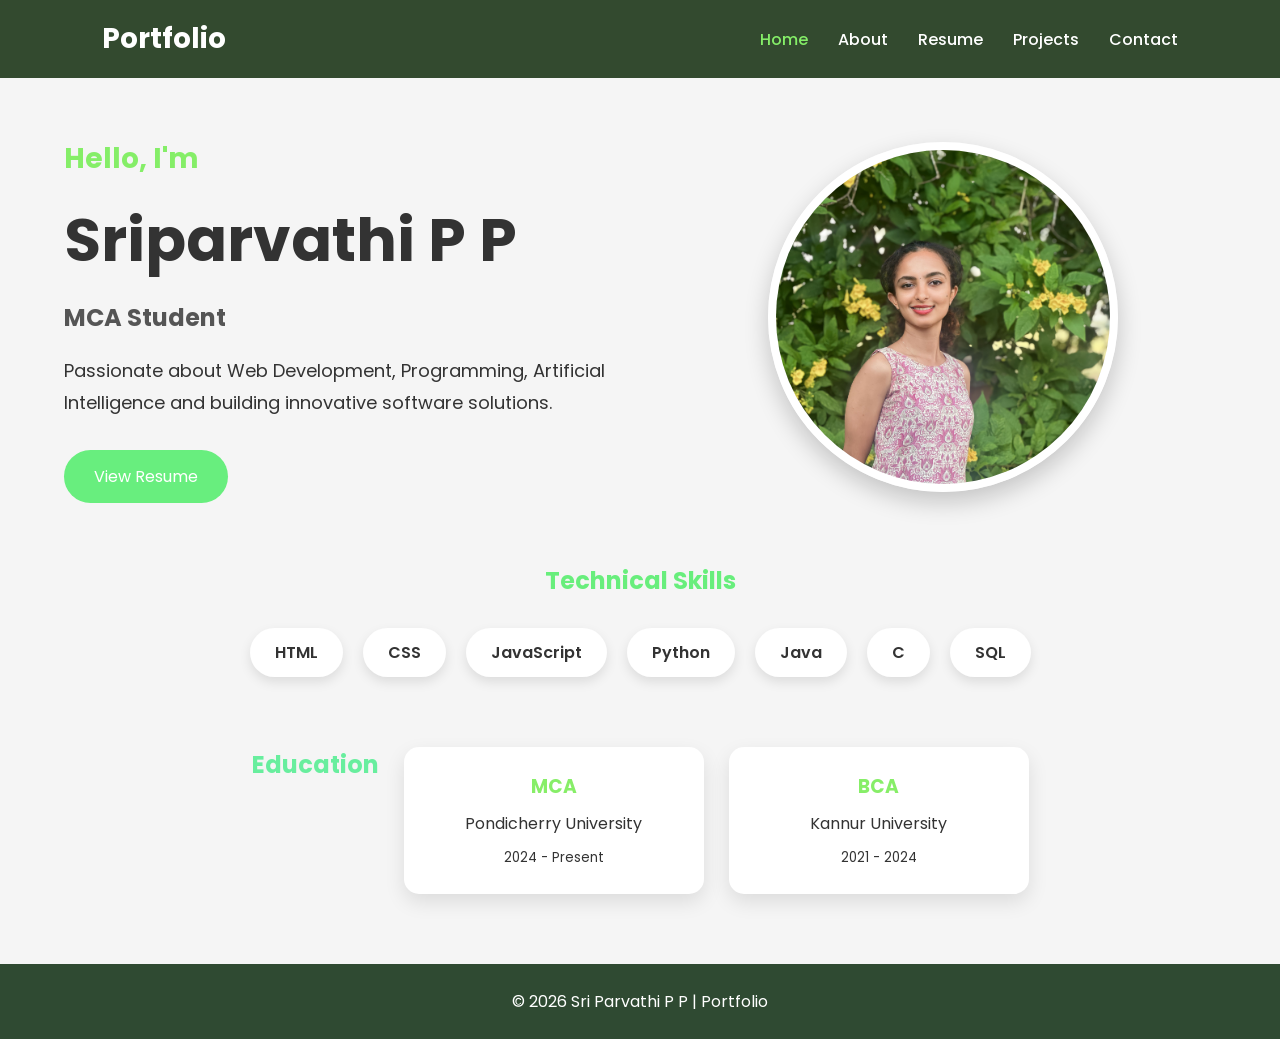
<file: index.html>
<!DOCTYPE html>
<html lang="en">
<head>
    <meta charset="UTF-8">
    <meta name="viewport" content="width=device-width, initial-scale=1.0">
    <title>Portfolio | Home</title>

    <link rel="stylesheet" href="css/style.css">

    <link href="https://fonts.googleapis.com/css2?family=Poppins:wght@300;400;600;700&display=swap" rel="stylesheet">
</head>

<body>

    <!-- Navigation -->
    <nav>
        <div class="logo">Portfolio</div>

        <ul>
            <li><a href="index.html" class="active">Home</a></li>
            <li><a href="about.html">About</a></li>
            <li><a href="resume.html">Resume</a></li>
            <li><a href="projects.html">Projects</a></li>
            <li><a href="contact.html">Contact</a></li>
        </ul>
    </nav>

    <!-- Hero Section -->

    <section class="hero">

        <div class="hero-text">

            <h3>Hello, I'm</h3>

            <h1>Sriparvathi P P</h1>

            <h2>MCA Student</h2>

            <p>
                Passionate about Web Development, Programming,
                Artificial Intelligence and building innovative
                software solutions.
            </p>

            <a href="resume.html" class="btn">View Resume</a>

        </div>

        <div class="hero-image">

            <img src="images/profile.jpg" alt="Profile">

        </div>

    </section>

    <!-- Skills -->

    <section class="skills">

        <h2>Technical Skills</h2>

        <div class="skill-box">

            <span>HTML</span>
            <span>CSS</span>
            <span>JavaScript</span>
            <span>Python</span>
            <span>Java</span>
            <span>C</span>
            <span>SQL</span>

        </div>

    </section>

    <!-- Education -->

    <section class="education-section">

        <h2>Education</h2>

        <div class="card">

            <h3>MCA</h3>

            <p>Pondicherry University</p>

            <small>2024 - Present</small>

        </div>

        <div class="card">

            <h3>BCA</h3>

            <p>Kannur University</p>

            <small>2021 - 2024</small>

        </div>

    </section>

    <!-- Footer -->

    <footer>

        <p>© 2026 Sri Parvathi P P | Portfolio</p>

    </footer>

</body>
</html>
</file>
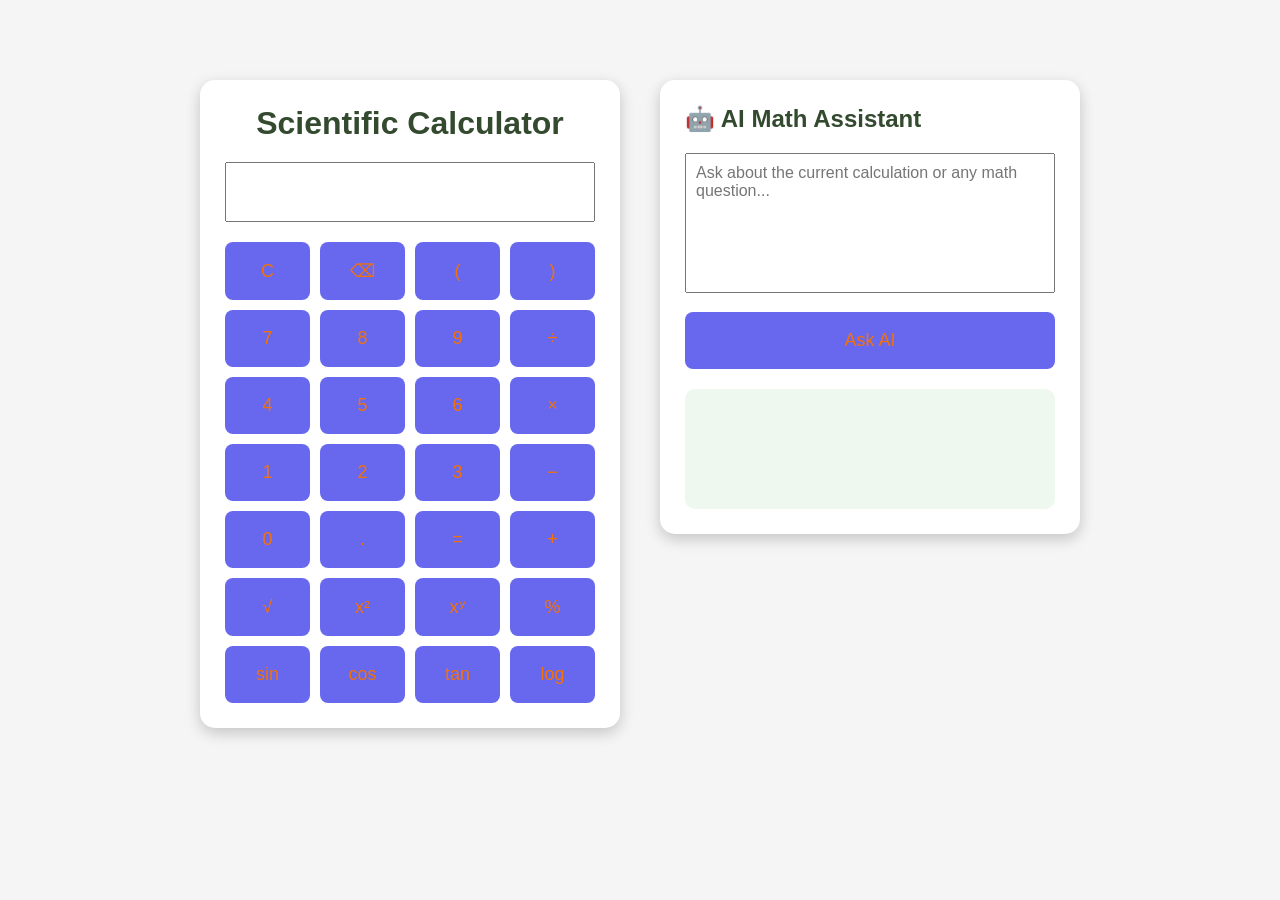
<file: projects/index.html>
<!DOCTYPE html>
<html lang="en">

<head>
    <meta charset="UTF-8">
    <meta name="viewport" content="width=device-width, initial-scale=1.0">
    <title>AI Scientific Calculator</title>
    <link rel="stylesheet" href="style.css">
</head>

<body>

<div class="container">

    <!-- Calculator -->

    <div class="calculator">

        <h1>Scientific Calculator</h1>

        <input type="text" id="display" readonly>

        <div class="buttons">

            <button onclick="clearDisplay()">C</button>
            <button onclick="deleteLast()">⌫</button>
            <button onclick="append('(')">(</button>
            <button onclick="append(')')">)</button>

            <button onclick="append('7')">7</button>
            <button onclick="append('8')">8</button>
            <button onclick="append('9')">9</button>
            <button onclick="append('/')">÷</button>

            <button onclick="append('4')">4</button>
            <button onclick="append('5')">5</button>
            <button onclick="append('6')">6</button>
            <button onclick="append('*')">×</button>

            <button onclick="append('1')">1</button>
            <button onclick="append('2')">2</button>
            <button onclick="append('3')">3</button>
            <button onclick="append('-')">−</button>

            <button onclick="append('0')">0</button>
            <button onclick="append('.')">.</button>
            <button onclick="calculate()">=</button>
            <button onclick="append('+')">+</button>

            <button onclick="sqrt()">√</button>
            <button onclick="square()">x²</button>
            <button onclick="power()">xʸ</button>
            <button onclick="percentage()">%</button>

            <button onclick="sin()">sin</button>
            <button onclick="cos()">cos</button>
            <button onclick="tan()">tan</button>
            <button onclick="log()">log</button>

        </div>

    </div>

    <!-- AI Assistant -->

    <div class="ai-panel">

        <h2>🤖 AI Math Assistant</h2>

        <textarea
            id="question"
            placeholder="Ask about the current calculation or any math question..."></textarea>

        <button id="askAI">Ask AI</button>

        <div id="answer"></div>

    </div>

</div>

<script src="script.js"></script>
<script src="ai.js"></script>

</body>

</html>
</file>
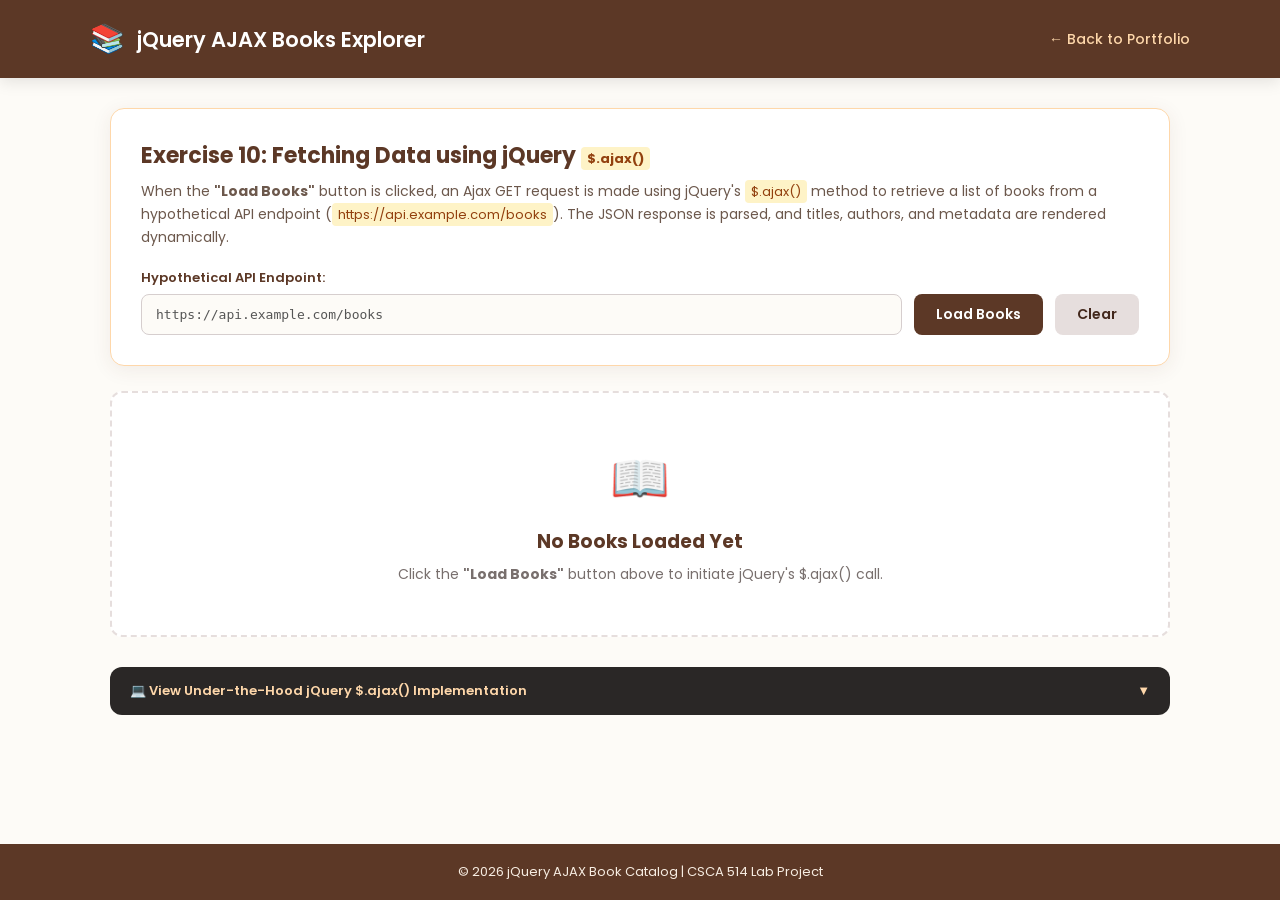
<file: projects/books/index.html>
<!DOCTYPE html>
<html lang="en">
<head>
    <meta charset="UTF-8">
    <meta name="viewport" content="width=device-width, initial-scale=1.0">
    <title>jQuery AJAX Books API - Lab Exercise 10</title>
    <link rel="stylesheet" href="style.css">
    <link href="https://fonts.googleapis.com/css2?family=Poppins:wght@300;400;500;600;700&display=swap" rel="stylesheet">
    <!-- jQuery Library (CDN) -->
    <script src="https://code.jquery.com/jquery-3.7.1.min.js"></script>
</head>
<body>

    <header>
        <div class="header-container">
            <div class="brand">
                <span class="icon">📚</span>
                <h1>jQuery AJAX Books Explorer</h1>
            </div>
            <a href="../../projects.html" class="back-link">← Back to Portfolio</a>
        </div>
    </header>

    <main class="container">

        <!-- Controls card -->
        <div class="control-card">
            <h2>Exercise 10: Fetching Data using jQuery <code>$.ajax()</code></h2>
            <p class="desc">
                When the <strong>"Load Books"</strong> button is clicked, an Ajax GET request is made using jQuery's 
                <code>$.ajax()</code> method to retrieve a list of books from a hypothetical API endpoint 
                (<code>https://api.example.com/books</code>). The JSON response is parsed, and titles, authors, and metadata are rendered dynamically.
            </p>

            <div class="api-config-box">
                <label for="endpointInput">Hypothetical API Endpoint:</label>
                <div class="input-row">
                    <input type="text" id="endpointInput" value="https://api.example.com/books" readonly>
                    <button id="loadBooksBtn" class="btn btn-primary">
                        <span class="btn-text">Load Books</span>
                        <span class="spinner" style="display:none;"></span>
                    </button>
                    <button id="clearBooksBtn" class="btn btn-secondary">Clear</button>
                </div>
            </div>

            <!-- Filter Row -->
            <div id="filterControls" class="filter-row" style="display:none;">
                <input type="text" id="filterInput" placeholder="Filter fetched books by title or author...">
                <select id="categoryFilter">
                    <option value="all">All Categories</option>
                </select>
            </div>
        </div>

        <!-- Status / Alert Area -->
        <div id="statusMessage" class="status-alert" style="display:none;"></div>

        <!-- Books Grid Container -->
        <div id="booksGrid" class="books-grid">
            <div class="empty-state">
                <span class="empty-icon">📖</span>
                <h3>No Books Loaded Yet</h3>
                <p>Click the <strong>"Load Books"</strong> button above to initiate jQuery's <code>$.ajax()</code> call.</p>
            </div>
        </div>

        <!-- jQuery Code Snippet Reference -->
        <div class="code-snippet-card">
            <div class="code-header" id="toggleCodeBtn">
                <span>💻 View Under-the-Hood jQuery $.ajax() Implementation</span>
                <span id="codeToggleIcon">▼</span>
            </div>
            <pre id="codeBlock" style="display:none;"><code>$.ajax({
    url: "https://api.example.com/books", // Or local JSON mock
    type: "GET",
    dataType: "json",
    beforeSend: function() {
        $('#loadBooksBtn .spinner').show();
    },
    success: function(data) {
        // Parse JSON response and display books on the webpage
        renderBooks(data);
    },
    error: function(xhr, status, error) {
        console.error("AJAX Error: " + status, error);
    },
    complete: function() {
        $('#loadBooksBtn .spinner').hide();
    }
});</code></pre>
        </div>

    </main>

    <footer>
        <p>© 2026 jQuery AJAX Book Catalog | CSCA 514 Lab Project</p>
    </footer>

    <script src="script.js"></script>
</body>
</html>
</file>
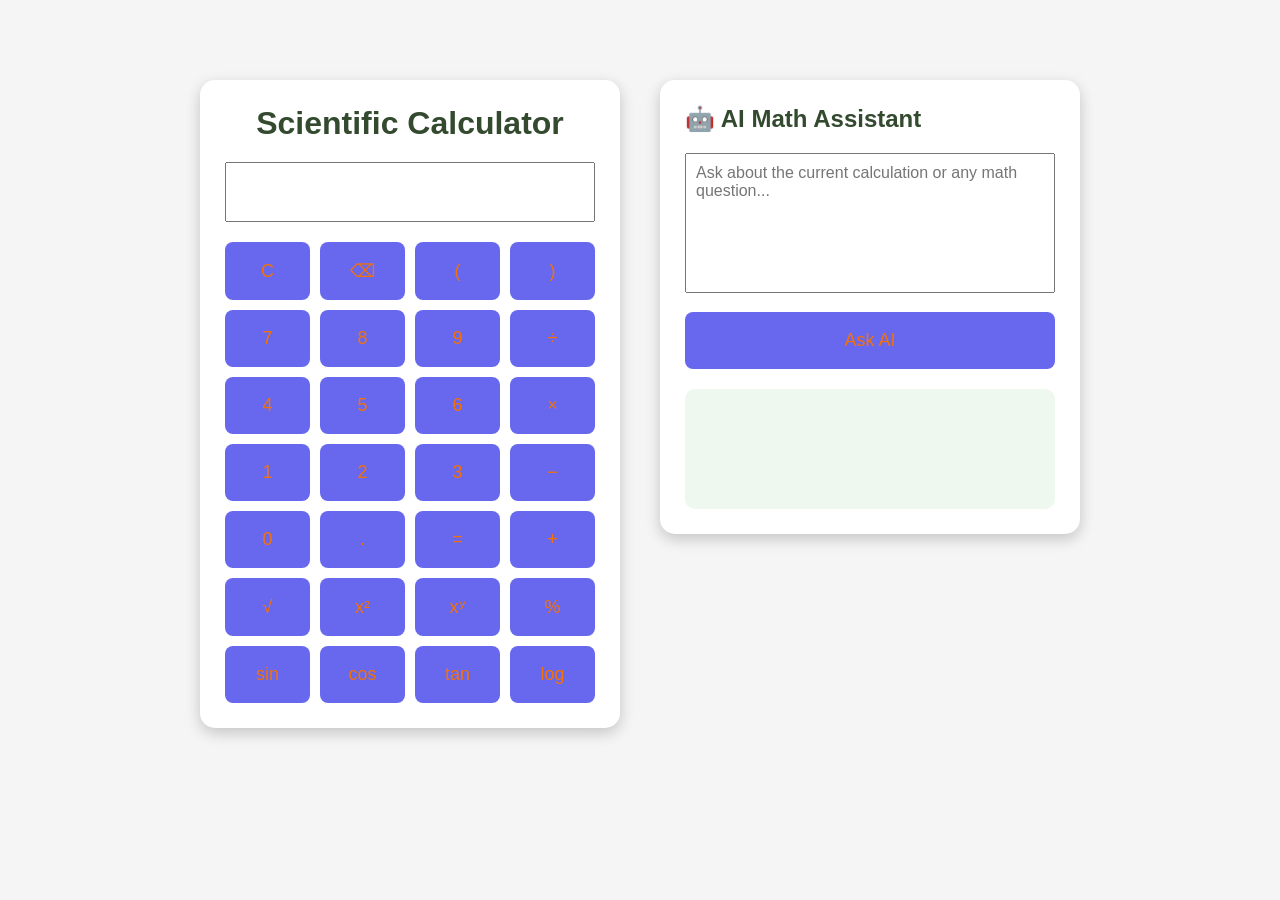
<file: projects/calculator/index.html>
<!DOCTYPE html>
<html lang="en">

<head>
    <meta charset="UTF-8">
    <meta name="viewport" content="width=device-width, initial-scale=1.0">
    <title>AI Scientific Calculator</title>
    <link rel="stylesheet" href="style.css">
</head>

<body>

<div class="container">

    <!-- Calculator -->

    <div class="calculator">

        <h1>Scientific Calculator</h1>

        <input type="text" id="display" readonly>

        <div class="buttons">

            <button onclick="clearDisplay()">C</button>
            <button onclick="deleteLast()">⌫</button>
            <button onclick="append('(')">(</button>
            <button onclick="append(')')">)</button>

            <button onclick="append('7')">7</button>
            <button onclick="append('8')">8</button>
            <button onclick="append('9')">9</button>
            <button onclick="append('/')">÷</button>

            <button onclick="append('4')">4</button>
            <button onclick="append('5')">5</button>
            <button onclick="append('6')">6</button>
            <button onclick="append('*')">×</button>

            <button onclick="append('1')">1</button>
            <button onclick="append('2')">2</button>
            <button onclick="append('3')">3</button>
            <button onclick="append('-')">−</button>

            <button onclick="append('0')">0</button>
            <button onclick="append('.')">.</button>
            <button onclick="calculate()">=</button>
            <button onclick="append('+')">+</button>

            <button onclick="sqrt()">√</button>
            <button onclick="square()">x²</button>
            <button onclick="power()">xʸ</button>
            <button onclick="percentage()">%</button>

            <button onclick="sin()">sin</button>
            <button onclick="cos()">cos</button>
            <button onclick="tan()">tan</button>
            <button onclick="log()">log</button>

        </div>

    </div>

    <!-- AI Assistant -->

    <div class="ai-panel">

        <h2>🤖 AI Math Assistant</h2>

        <textarea
            id="question"
            placeholder="Ask about the current calculation or any math question..."></textarea>

        <button id="askAI">Ask AI</button>

        <div id="answer"></div>

    </div>

</div>

<script src="script.js"></script>
<script src="ai.js"></script>

</body>

</html>
</file>
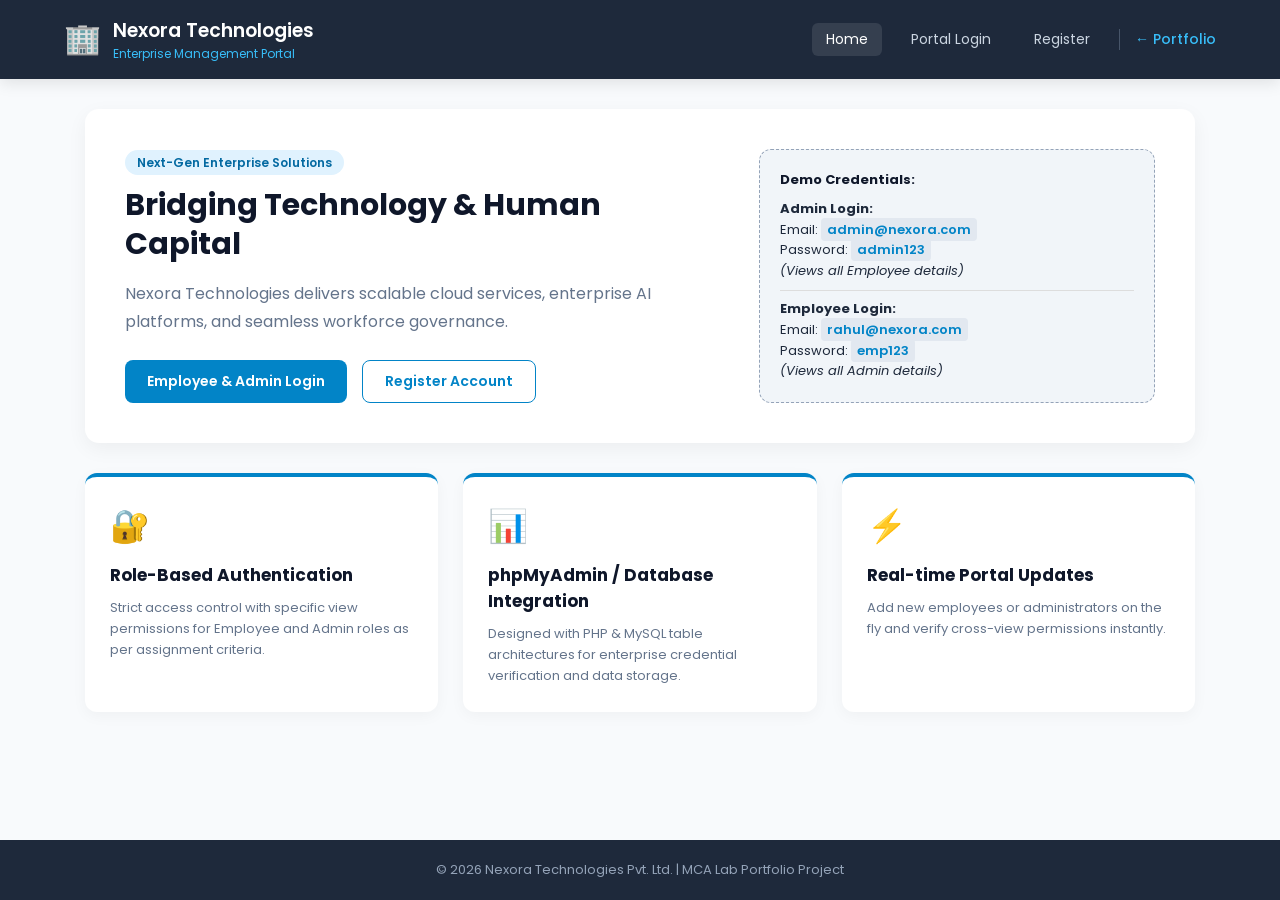
<file: projects/company/index.html>
<!DOCTYPE html>
<html lang="en">
<head>
    <meta charset="UTF-8">
    <meta name="viewport" content="width=device-width, initial-scale=1.0">
    <title>Nexora Technologies - Corporate Portal</title>
    <link rel="stylesheet" href="style.css">
    <link href="https://fonts.googleapis.com/css2?family=Poppins:wght@300;400;500;600;700&display=swap" rel="stylesheet">
</head>
<body>

    <header>
        <div class="nav-container">
            <div class="brand">
                <span class="brand-logo">🏢</span>
                <div>
                    <h2>Nexora Technologies</h2>
                    <p>Enterprise Management Portal</p>
                </div>
            </div>
            <nav>
                <a href="#home" class="nav-link active" onclick="showView('home')">Home</a>
                <a href="#login" class="nav-link" id="navLoginBtn" onclick="showView('login')">Portal Login</a>
                <a href="#register" class="nav-link" id="navRegBtn" onclick="showView('register')">Register</a>
                <a href="../../projects.html" class="portfolio-back">← Portfolio</a>
            </nav>
        </div>
    </header>

    <!-- Active User Bar -->
    <div id="authBar" class="auth-bar" style="display:none;">
        <div>
            Logged in as: <strong id="currentUserName">User</strong> 
            <span id="currentUserRole" class="badge-role">Employee</span>
        </div>
        <div class="auth-bar-actions">
            <button class="btn btn-sm btn-light" onclick="showView('dashboard')">View Portal</button>
            <button class="btn btn-sm btn-danger" onclick="logout()">Logout</button>
        </div>
    </div>

    <main class="container">

        <!-- VIEW: HOME -->
        <section id="view-home" class="view-panel active">
            <div class="hero">
                <div class="hero-content">
                    <span class="pill">Next-Gen Enterprise Solutions</span>
                    <h1>Bridging Technology & Human Capital</h1>
                    <p>Nexora Technologies delivers scalable cloud services, enterprise AI platforms, and seamless workforce governance.</p>
                    <div class="hero-actions">
                        <button class="btn btn-primary" onclick="showView('login')">Employee & Admin Login</button>
                        <button class="btn btn-outline" onclick="showView('register')">Register Account</button>
                    </div>
                </div>
                <div class="quick-credentials">
                    <div class="cred-card">
                        <h4>Demo Credentials:</h4>
                        <p><strong>Admin Login:</strong><br>Email: <code>admin@nexora.com</code><br>Password: <code>admin123</code><br><em>(Views all Employee details)</em></p>
                        <hr style="margin: 8px 0; border: none; border-top: 1px solid #ddd;">
                        <p><strong>Employee Login:</strong><br>Email: <code>rahul@nexora.com</code><br>Password: <code>emp123</code><br><em>(Views all Admin details)</em></p>
                    </div>
                </div>
            </div>

            <!-- Features -->
            <div class="grid-3">
                <div class="feature-box">
                    <span class="feat-icon">🔐</span>
                    <h3>Role-Based Authentication</h3>
                    <p>Strict access control with specific view permissions for Employee and Admin roles as per assignment criteria.</p>
                </div>
                <div class="feature-box">
                    <span class="feat-icon">📊</span>
                    <h3>phpMyAdmin / Database Integration</h3>
                    <p>Designed with PHP & MySQL table architectures for enterprise credential verification and data storage.</p>
                </div>
                <div class="feature-box">
                    <span class="feat-icon">⚡</span>
                    <h3>Real-time Portal Updates</h3>
                    <p>Add new employees or administrators on the fly and verify cross-view permissions instantly.</p>
                </div>
            </div>
        </section>

        <!-- VIEW: LOGIN -->
        <section id="view-login" class="view-panel">
            <div class="auth-wrapper">
                <div class="auth-box">
                    <h2>Company Portal Login</h2>
                    <p class="subtitle">Authenticate with your employee or admin account</p>

                    <form id="loginForm">
                        <div class="form-group">
                            <label for="loginEmail">Company Email</label>
                            <input type="email" id="loginEmail" placeholder="e.g. admin@nexora.com" required>
                        </div>

                        <div class="form-group">
                            <label for="loginPassword">Password</label>
                            <input type="password" id="loginPassword" placeholder="••••••••" required>
                        </div>

                        <div class="form-group">
                            <label for="loginRole">Select Login Role</label>
                            <select id="loginRole" required>
                                <option value="Admin">Administrator</option>
                                <option value="Employee">Employee</option>
                            </select>
                        </div>

                        <button type="submit" class="btn btn-primary btn-block">Authenticate</button>
                        <p class="auth-helper">New member? <a href="#register" onclick="showView('register')">Register here</a></p>
                    </form>
                    <div id="loginFeedback" class="feedback-msg"></div>
                </div>
            </div>
        </section>

        <!-- VIEW: REGISTER -->
        <section id="view-register" class="view-panel">
            <div class="auth-wrapper">
                <div class="auth-box">
                    <h2>Company Registration</h2>
                    <p class="subtitle">Create Employee or Administrator Account</p>

                    <form id="registerForm">
                        <div class="form-group">
                            <label for="regName">Full Name *</label>
                            <input type="text" id="regName" placeholder="e.g. Anita Roy" required>
                        </div>

                        <div class="form-group">
                            <label for="regEmail">Company Email *</label>
                            <input type="email" id="regEmail" placeholder="anita@nexora.com" required>
                        </div>

                        <div class="form-row">
                            <div class="form-group">
                                <label for="regRole">Account Role *</label>
                                <select id="regRole" required>
                                    <option value="Employee">Employee</option>
                                    <option value="Admin">Admin</option>
                                </select>
                            </div>
                            <div class="form-group">
                                <label for="regDept">Department *</label>
                                <select id="regDept" required>
                                    <option value="Engineering">Engineering</option>
                                    <option value="Operations">Operations</option>
                                    <option value="Executive">Executive</option>
                                    <option value="Human Resources">Human Resources</option>
                                </select>
                            </div>
                        </div>

                        <div class="form-row">
                            <div class="form-group">
                                <label for="regPass">Password *</label>
                                <input type="password" id="regPass" placeholder="••••••••" required minlength="4">
                            </div>
                            <div class="form-group">
                                <label for="regPhone">Phone Number</label>
                                <input type="tel" id="regPhone" placeholder="9876501234">
                            </div>
                        </div>

                        <button type="submit" class="btn btn-primary btn-block">Register Account</button>
                        <p class="auth-helper">Have an account? <a href="#login" onclick="showView('login')">Sign In</a></p>
                    </form>
                    <div id="regFeedback" class="feedback-msg"></div>
                </div>
            </div>
        </section>

        <!-- VIEW: DASHBOARD (Condition met) -->
        <section id="view-dashboard" class="view-panel">
            <div class="portal-card">
                <div class="portal-header">
                    <div>
                        <h2 id="dashTitle">Role Portal</h2>
                        <p id="dashRuleNotice" class="rule-notice"></p>
                    </div>
                </div>

                <div class="table-container">
                    <table>
                        <thead id="dashTableHead">
                            <!-- Populated dynamically based on role -->
                        </thead>
                        <tbody id="dashTableBody">
                            <!-- Populated dynamically -->
                        </tbody>
                    </table>
                </div>
            </div>
        </section>

    </main>

    <footer>
        <p>© 2026 Nexora Technologies Pvt. Ltd. | MCA Lab Portfolio Project</p>
    </footer>

    <script src="script.js"></script>
</body>
</html>
</file>
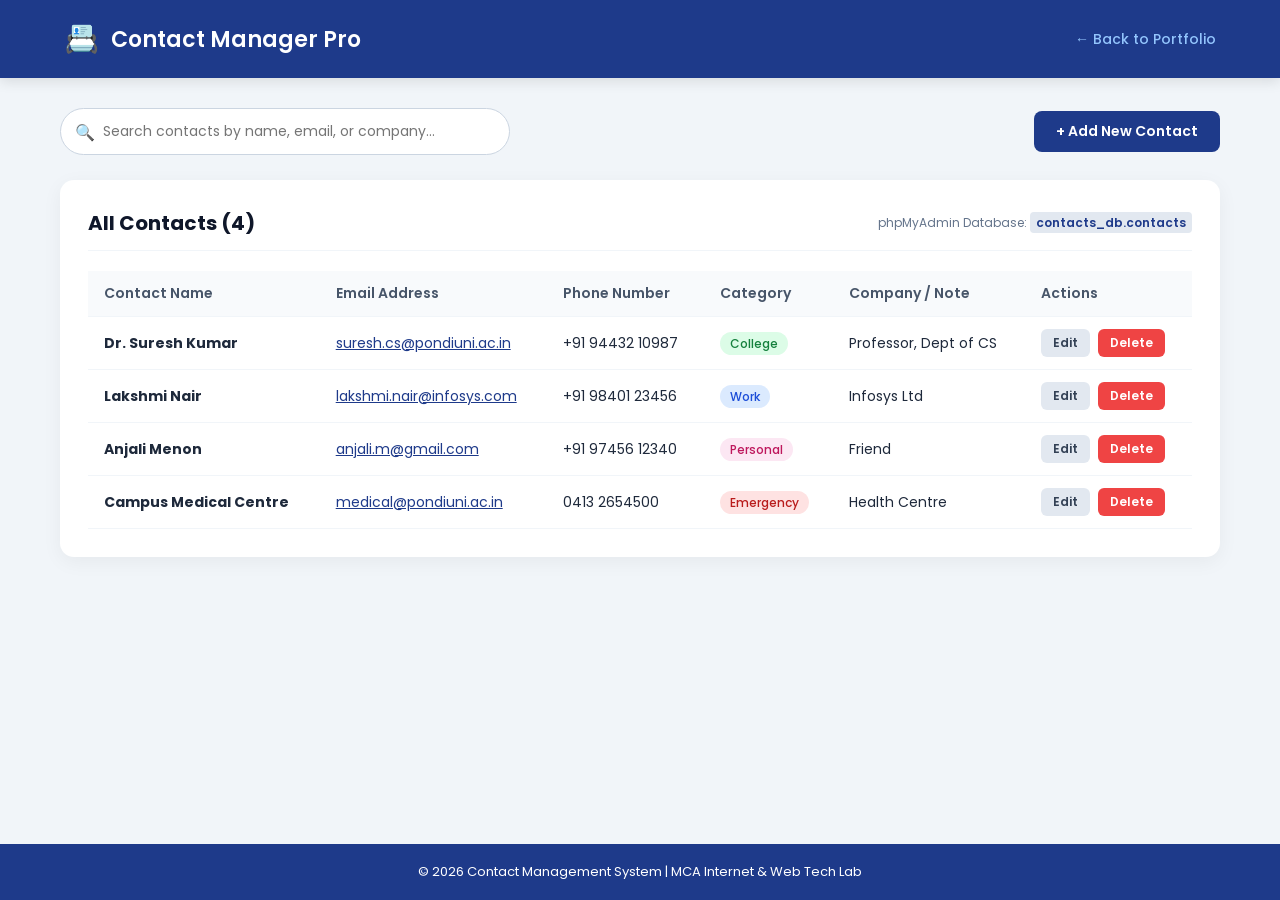
<file: projects/contact-manager/index.html>
<!DOCTYPE html>
<html lang="en">
<head>
    <meta charset="UTF-8">
    <meta name="viewport" content="width=device-width, initial-scale=1.0">
    <title>Contact Management Application - Lab Exercise 8</title>
    <link rel="stylesheet" href="style.css">
    <link href="https://fonts.googleapis.com/css2?family=Poppins:wght@300;400;500;600;700&display=swap" rel="stylesheet">
</head>
<body>

    <header>
        <div class="header-container">
            <div class="logo">
                <span class="icon">📇</span>
                <h1>Contact Manager Pro</h1>
            </div>
            <a href="../../projects.html" class="back-link">← Back to Portfolio</a>
        </div>
    </header>

    <div class="container">
        
        <!-- Controls & Add Contact Button -->
        <div class="top-bar">
            <div class="search-box">
                <input type="text" id="searchInput" placeholder="Search contacts by name, email, or company...">
                <span class="search-icon">🔍</span>
            </div>
            <button id="openAddModalBtn" class="btn btn-primary">+ Add New Contact</button>
        </div>

        <!-- Contact List Container -->
        <div class="card">
            <div class="card-header">
                <h2>All Contacts (<span id="contactCount">0</span>)</h2>
                <div class="stats-badge">phpMyAdmin Database: <code>contacts_db.contacts</code></div>
            </div>

            <div class="table-responsive">
                <table>
                    <thead>
                        <tr>
                            <th>Contact Name</th>
                            <th>Email Address</th>
                            <th>Phone Number</th>
                            <th>Category</th>
                            <th>Company / Note</th>
                            <th>Actions</th>
                        </tr>
                    </thead>
                    <tbody id="contactTableBody">
                        <!-- Populated by JS -->
                    </tbody>
                </table>
            </div>
        </div>

    </div>

    <!-- ADD / EDIT MODAL -->
    <div id="contactModal" class="modal">
        <div class="modal-content">
            <div class="modal-header">
                <h3 id="modalTitle">Add Contact</h3>
                <span id="closeModalBtn" class="close-btn">&times;</span>
            </div>
            <form id="contactForm">
                <input type="hidden" id="editContactId">

                <div class="form-group">
                    <label for="contactName">Full Name *</label>
                    <input type="text" id="contactName" placeholder="e.g. Ramesh Varma" required>
                </div>

                <div class="form-row">
                    <div class="form-group">
                        <label for="contactEmail">Email *</label>
                        <input type="email" id="contactEmail" placeholder="ramesh@example.com" required>
                    </div>
                    <div class="form-group">
                        <label for="contactPhone">Phone Number *</label>
                        <input type="tel" id="contactPhone" placeholder="+91 9876543210" required>
                    </div>
                </div>

                <div class="form-row">
                    <div class="form-group">
                        <label for="contactCategory">Category</label>
                        <select id="contactCategory">
                            <option value="Personal">Personal</option>
                            <option value="Work">Work</option>
                            <option value="College">College / Academic</option>
                            <option value="Emergency">Emergency</option>
                        </select>
                    </div>
                    <div class="form-group">
                        <label for="contactCompany">Company / Relation</label>
                        <input type="text" id="contactCompany" placeholder="e.g. Infosys / Classmate">
                    </div>
                </div>

                <div class="modal-actions">
                    <button type="button" class="btn btn-secondary" id="cancelModalBtn">Cancel</button>
                    <button type="submit" class="btn btn-primary" id="saveContactBtn">Save Contact</button>
                </div>
            </form>
        </div>
    </div>

    <footer>
        <p>© 2026 Contact Management System | MCA Internet & Web Tech Lab</p>
    </footer>

    <script src="script.js"></script>
</body>
</html>
</file>
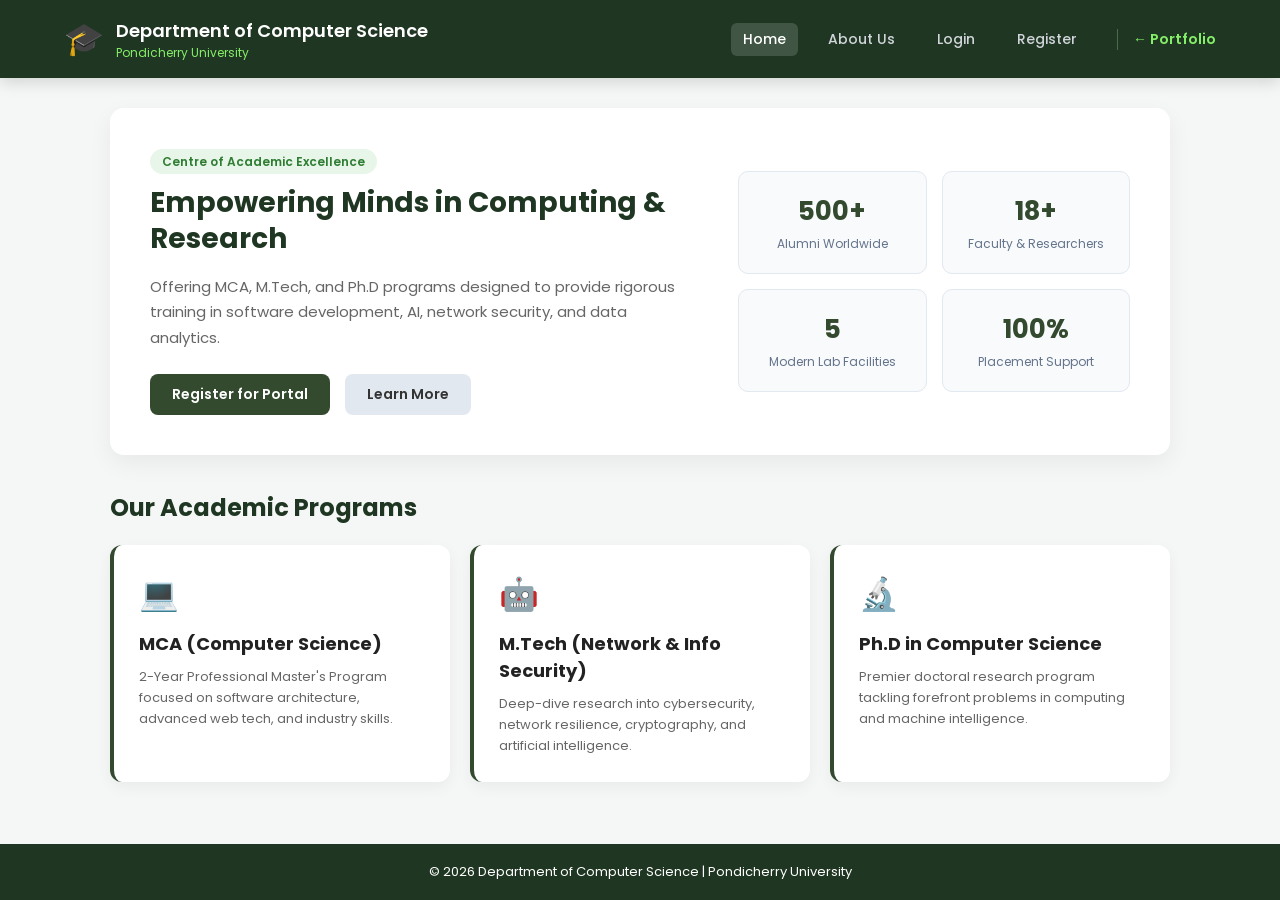
<file: projects/department/index.html>
<!DOCTYPE html>
<html lang="en">
<head>
    <meta charset="UTF-8">
    <meta name="viewport" content="width=device-width, initial-scale=1.0">
    <title>Department of Computer Science - Pondicherry University</title>
    <link rel="stylesheet" href="style.css">
    <link href="https://fonts.googleapis.com/css2?family=Poppins:wght@300;400;500;600;700&display=swap" rel="stylesheet">
</head>
<body>

    <!-- Header & Navigation -->
    <header>
        <div class="nav-container">
            <div class="logo-area">
                <span class="uni-logo">🎓</span>
                <div>
                    <h2>Department of Computer Science</h2>
                    <p>Pondicherry University</p>
                </div>
            </div>
            <nav>
                <a href="#home" class="nav-link active" onclick="showTab('home')">Home</a>
                <a href="#about" class="nav-link" onclick="showTab('about')">About Us</a>
                <a href="#login" class="nav-link" id="navLoginBtn" onclick="showTab('login')">Login</a>
                <a href="#register" class="nav-link" id="navRegBtn" onclick="showTab('register')">Register</a>
                <a href="../../projects.html" class="portfolio-back">← Portfolio</a>
            </nav>
        </div>
    </header>

    <!-- User Banner (when logged in) -->
    <div id="userBanner" class="user-banner" style="display:none;">
        <span>Welcome, <strong id="loggedInName">Student</strong>! (<span id="userRoleBadge">Student</span>)</span>
        <button class="btn btn-outline-white btn-xs" onclick="logoutUser()">Logout</button>
    </div>

    <main class="container">

        <!-- TAB: HOME -->
        <section id="tab-home" class="tab-content active">
            <div class="hero-dept">
                <div class="hero-info">
                    <span class="badge">Centre of Academic Excellence</span>
                    <h1>Empowering Minds in Computing & Research</h1>
                    <p>Offering MCA, M.Tech, and Ph.D programs designed to provide rigorous training in software development, AI, network security, and data analytics.</p>
                    <div class="cta-buttons">
                        <button class="btn btn-primary" onclick="showTab('register')">Register for Portal</button>
                        <button class="btn btn-secondary" onclick="showTab('about')">Learn More</button>
                    </div>
                </div>
                <div class="hero-stats">
                    <div class="stat-card">
                        <h3>500+</h3>
                        <p>Alumni Worldwide</p>
                    </div>
                    <div class="stat-card">
                        <h3>18+</h3>
                        <p>Faculty & Researchers</p>
                    </div>
                    <div class="stat-card">
                        <h3>5</h3>
                        <p>Modern Lab Facilities</p>
                    </div>
                    <div class="stat-card">
                        <h3>100%</h3>
                        <p>Placement Support</p>
                    </div>
                </div>
            </div>

            <div class="dept-programs">
                <h2>Our Academic Programs</h2>
                <div class="program-grid">
                    <div class="program-card">
                        <span class="p-icon">💻</span>
                        <h3>MCA (Computer Science)</h3>
                        <p>2-Year Professional Master's Program focused on software architecture, advanced web tech, and industry skills.</p>
                    </div>
                    <div class="program-card">
                        <span class="p-icon">🤖</span>
                        <h3>M.Tech (Network & Info Security)</h3>
                        <p>Deep-dive research into cybersecurity, network resilience, cryptography, and artificial intelligence.</p>
                    </div>
                    <div class="program-card">
                        <span class="p-icon">🔬</span>
                        <h3>Ph.D in Computer Science</h3>
                        <p>Premier doctoral research program tackling forefront problems in computing and machine intelligence.</p>
                    </div>
                </div>
            </div>
        </section>

        <!-- TAB: ABOUT US -->
        <section id="tab-about" class="tab-content">
            <div class="about-section">
                <h2>About The Department</h2>
                <p class="lead">Established with a vision to nurture future leaders and innovators in computing sciences.</p>

                <div class="vision-mission-grid">
                    <div class="vm-card">
                        <h3>🎯 Our Vision</h3>
                        <p>To be recognized globally for cutting-edge education, impactful research, and producing socially responsible software engineers and scientists.</p>
                    </div>
                    <div class="vm-card">
                        <h3>🚀 Our Mission</h3>
                        <p>To provide high-quality education through modern curricula, foster innovative research environments, and collaborate closely with IT industry leaders.</p>
                    </div>
                </div>

                <h3 style="margin-top: 35px; color:#334a2f;">Department Facilities</h3>
                <ul class="facilities-list">
                    <li>⚡ <strong>CSCA Lab:</strong> Internet & Web Technologies Laboratory</li>
                    <li>⚡ <strong>AI & Data Science Lab:</strong> High-performance GPU computing cluster</li>
                    <li>⚡ <strong>Network & IoT Lab:</strong> Cisco networking racks and embedded devices</li>
                    <li>⚡ <strong>Department Library:</strong> Extensive technical journals, IEEE access, and e-books</li>
                </ul>
            </div>
        </section>

        <!-- TAB: LOGIN -->
        <section id="tab-login" class="tab-content">
            <div class="auth-card">
                <h2>Department Portal Login</h2>
                <p class="subtitle">Access your student or faculty dashboard</p>

                <form id="loginForm">
                    <div class="form-group">
                        <label for="loginEmail">Email / Username</label>
                        <input type="text" id="loginEmail" placeholder="e.g. parvathi@dept.edu" required>
                    </div>

                    <div class="form-group">
                        <label for="loginPassword">Password</label>
                        <input type="password" id="loginPassword" placeholder="••••••••" required>
                    </div>

                    <div class="form-group">
                        <label for="loginRole">Account Type</label>
                        <select id="loginRole">
                            <option value="Student">Student</option>
                            <option value="Faculty">Faculty</option>
                            <option value="Admin">Administrator</option>
                        </select>
                    </div>

                    <button type="submit" class="btn btn-primary btn-block">Sign In</button>
                    <p class="form-footer">Don't have an account? <a href="#register" onclick="showTab('register')">Register here</a></p>
                </form>
                <div id="loginStatus" class="status-msg"></div>
            </div>
        </section>

        <!-- TAB: REGISTER -->
        <section id="tab-register" class="tab-content">
            <div class="auth-card">
                <h2>Student / Faculty Registration</h2>
                <p class="subtitle">Join the Department of Computer Science Portal</p>

                <form id="registerForm">
                    <div class="form-group">
                        <label for="regName">Full Name *</label>
                        <input type="text" id="regName" placeholder="Sri Parvathi P P" required>
                    </div>

                    <div class="form-group">
                        <label for="regEmail">Email Address *</label>
                        <input type="email" id="regEmail" placeholder="parvathi@dept.edu" required>
                    </div>

                    <div class="form-row">
                        <div class="form-group">
                            <label for="regRoll">Roll / Reg Number *</label>
                            <input type="text" id="regRoll" placeholder="24MCA001" required>
                        </div>
                        <div class="form-group">
                            <label for="regRole">Role *</label>
                            <select id="regRole" required>
                                <option value="Student">Student</option>
                                <option value="Faculty">Faculty</option>
                            </select>
                        </div>
                    </div>

                    <div class="form-row">
                        <div class="form-group">
                            <label for="regPass">Password *</label>
                            <input type="password" id="regPass" placeholder="••••••••" required minlength="4">
                        </div>
                        <div class="form-group">
                            <label for="regConfirmPass">Confirm Password *</label>
                            <input type="password" id="regConfirmPass" placeholder="••••••••" required minlength="4">
                        </div>
                    </div>

                    <button type="submit" class="btn btn-primary btn-block">Complete Registration</button>
                    <p class="form-footer">Already registered? <a href="#login" onclick="showTab('login')">Sign In</a></p>
                </form>
                <div id="regStatus" class="status-msg"></div>
            </div>
        </section>

        <!-- TAB: DASHBOARD (When Logged in) -->
        <section id="tab-dashboard" class="tab-content">
            <div class="dash-card">
                <h2>Student / Faculty Dashboard</h2>
                <div id="profileSummary" class="profile-box"></div>

                <h3 style="margin-top: 25px; margin-bottom: 12px; color: #334a2f;">Registered Department Members</h3>
                <div class="table-responsive">
                    <table>
                        <thead>
                            <tr>
                                <th>Roll/ID</th>
                                <th>Name</th>
                                <th>Email</th>
                                <th>Role</th>
                                <th>Registered Date</th>
                            </tr>
                        </thead>
                        <tbody id="registeredUsersTable"></tbody>
                    </table>
                </div>
            </div>
        </section>

    </main>

    <footer>
        <p>© 2026 Department of Computer Science | Pondicherry University</p>
    </footer>

    <script src="script.js"></script>
</body>
</html>
</file>
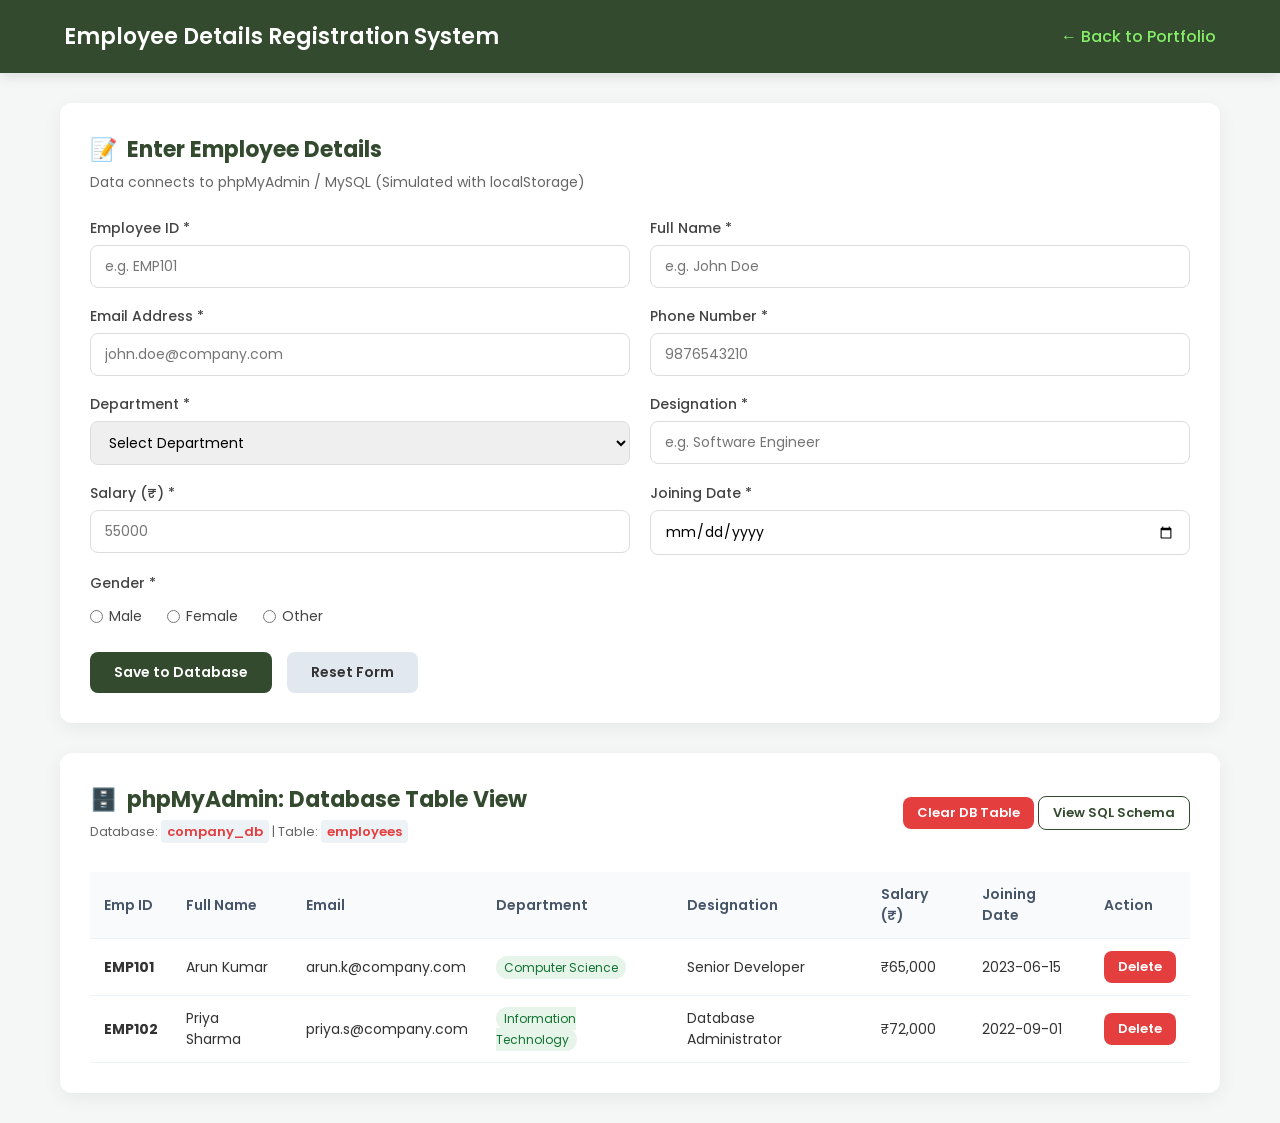
<file: projects/employee-form/index.html>
<!DOCTYPE html>
<html lang="en">
<head>
    <meta charset="UTF-8">
    <meta name="viewport" content="width=device-width, initial-scale=1.0">
    <title>Employee Registration - Lab Exercise 5</title>
    <link rel="stylesheet" href="style.css">
    <link href="https://fonts.googleapis.com/css2?family=Poppins:wght@300;400;500;600;700&display=swap" rel="stylesheet">
</head>
<body>

    <header>
        <div class="header-container">
            <h1>Employee Details Registration System</h1>
            <a href="../../projects.html" class="back-link">← Back to Portfolio</a>
        </div>
    </header>

    <div class="container">
        <!-- Form Section -->
        <div class="card form-card">
            <h2><span class="icon">📝</span> Enter Employee Details</h2>
            <p class="subtitle">Data connects to phpMyAdmin / MySQL (Simulated with localStorage)</p>

            <form id="employeeForm">
                <div class="form-row">
                    <div class="form-group">
                        <label for="empId">Employee ID *</label>
                        <input type="text" id="empId" placeholder="e.g. EMP101" required>
                    </div>
                    <div class="form-group">
                        <label for="empName">Full Name *</label>
                        <input type="text" id="empName" placeholder="e.g. John Doe" required>
                    </div>
                </div>

                <div class="form-row">
                    <div class="form-group">
                        <label for="email">Email Address *</label>
                        <input type="email" id="email" placeholder="john.doe@company.com" required>
                    </div>
                    <div class="form-group">
                        <label for="phone">Phone Number *</label>
                        <input type="tel" id="phone" placeholder="9876543210" required>
                    </div>
                </div>

                <div class="form-row">
                    <div class="form-group">
                        <label for="department">Department *</label>
                        <select id="department" required>
                            <option value="">Select Department</option>
                            <option value="Computer Science">Computer Science</option>
                            <option value="Information Technology">Information Technology</option>
                            <option value="Human Resources">Human Resources</option>
                            <option value="Finance">Finance</option>
                            <option value="Marketing">Marketing</option>
                        </select>
                    </div>
                    <div class="form-group">
                        <label for="designation">Designation *</label>
                        <input type="text" id="designation" placeholder="e.g. Software Engineer" required>
                    </div>
                </div>

                <div class="form-row">
                    <div class="form-group">
                        <label for="salary">Salary (₹) *</label>
                        <input type="number" id="salary" placeholder="55000" min="0" required>
                    </div>
                    <div class="form-group">
                        <label for="joinDate">Joining Date *</label>
                        <input type="date" id="joinDate" required>
                    </div>
                </div>

                <div class="form-group">
                    <label>Gender *</label>
                    <div class="radio-group">
                        <label><input type="radio" name="gender" value="Male" required> Male</label>
                        <label><input type="radio" name="gender" value="Female"> Female</label>
                        <label><input type="radio" name="gender" value="Other"> Other</label>
                    </div>
                </div>

                <div class="form-actions">
                    <button type="submit" class="btn btn-primary">Save to Database</button>
                    <button type="reset" class="btn btn-secondary">Reset Form</button>
                </div>
            </form>

            <div id="statusMessage" class="status-msg"></div>
        </div>

        <!-- Database Table View -->
        <div class="card table-card">
            <div class="db-header">
                <div>
                    <h2><span class="icon">🗄️</span> phpMyAdmin: Database Table View</h2>
                    <p class="db-meta">Database: <code>company_db</code> | Table: <code>employees</code></p>
                </div>
                <div class="table-actions">
                    <button id="clearDbBtn" class="btn btn-danger btn-sm">Clear DB Table</button>
                    <button id="exportSqlBtn" class="btn btn-outline btn-sm">View SQL Schema</button>
                </div>
            </div>

            <div class="table-responsive">
                <table id="employeeTable">
                    <thead>
                        <tr>
                            <th>Emp ID</th>
                            <th>Full Name</th>
                            <th>Email</th>
                            <th>Department</th>
                            <th>Designation</th>
                            <th>Salary (₹)</th>
                            <th>Joining Date</th>
                            <th>Action</th>
                        </tr>
                    </thead>
                    <tbody id="employeeTableBody">
                        <!-- Populated by JS -->
                    </tbody>
                </table>
            </div>

            <!-- SQL Schema Modal/Section -->
            <div id="sqlModal" class="sql-box" style="display:none;">
                <h4>MySQL / phpMyAdmin Table Definition:</h4>
                <pre><code>CREATE TABLE `employees` (
  `id` INT AUTO_INCREMENT PRIMARY KEY,
  `emp_id` VARCHAR(20) UNIQUE NOT NULL,
  `name` VARCHAR(100) NOT NULL,
  `email` VARCHAR(100) NOT NULL,
  `phone` VARCHAR(15) NOT NULL,
  `department` VARCHAR(50) NOT NULL,
  `designation` VARCHAR(50) NOT NULL,
  `salary` DECIMAL(10,2) NOT NULL,
  `gender` ENUM('Male','Female','Other') NOT NULL,
  `join_date` DATE NOT NULL,
  `created_at` TIMESTAMP DEFAULT CURRENT_TIMESTAMP
);</code></pre>
            </div>
        </div>
    </div>

    <script src="script.js"></script>
</body>
</html>
</file>
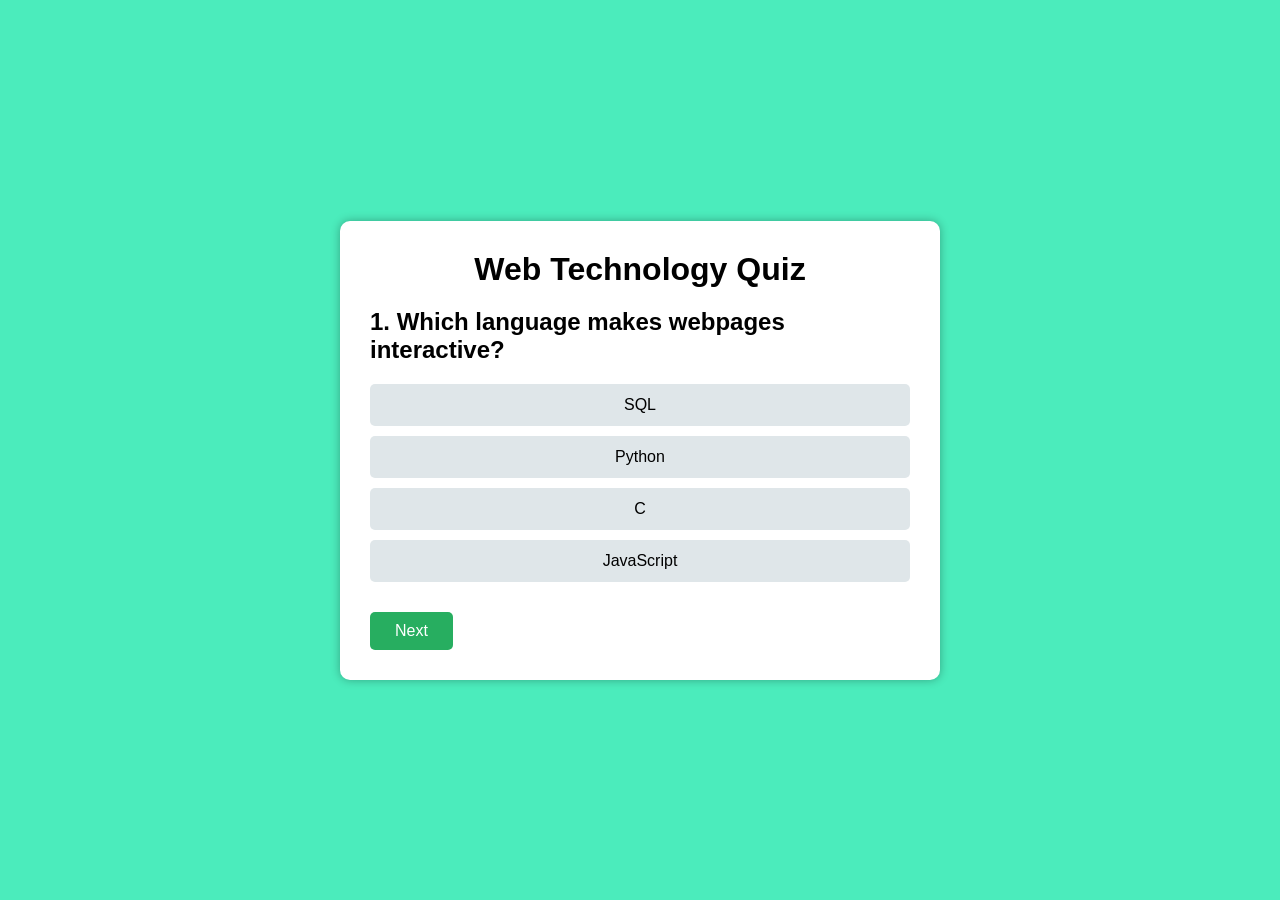
<file: projects/quiz/index.html>
<!DOCTYPE html>
<html lang="en">
<head>
    <meta charset="UTF-8">
    <title>Quiz App</title>
    <link rel="stylesheet" href="style.css">
</head>
<body>

<div class="quiz-container">

    <h1>Web Technology Quiz</h1>

    <div id="quiz">

        <h2 id="question"></h2>

        <div id="options"></div>

        <button id="nextBtn">Next</button>

    </div>

    <div id="result" class="hide">

        <h2>Quiz Completed!</h2>

        <h3 id="score"></h3>

        <button onclick="location.reload()">Play Again</button>

    </div>

</div>

<script src="script.js"></script>

</body>
</html>
</file>
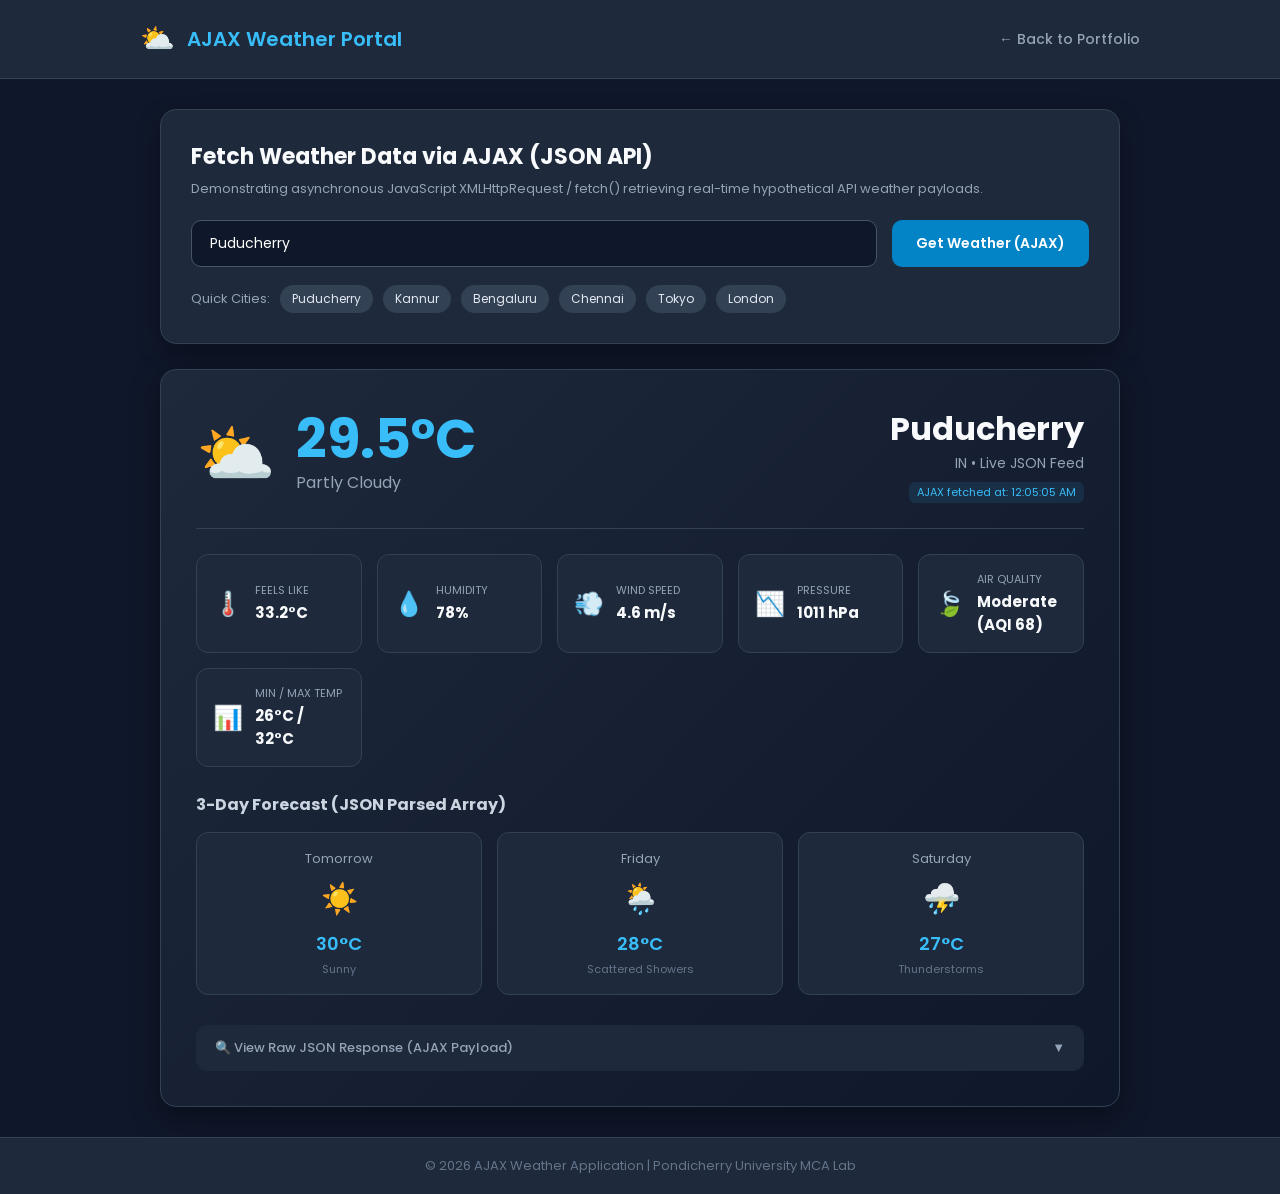
<file: projects/weather/index.html>
<!DOCTYPE html>
<html lang="en">
<head>
    <meta charset="UTF-8">
    <meta name="viewport" content="width=device-width, initial-scale=1.0">
    <title>Live Weather Application - AJAX & JSON (Lab Exercise 9)</title>
    <link rel="stylesheet" href="style.css">
    <link href="https://fonts.googleapis.com/css2?family=Poppins:wght@300;400;500;600;700&display=swap" rel="stylesheet">
</head>
<body>

    <header>
        <div class="header-container">
            <div class="logo">
                <span class="icon">⛅</span>
                <h1>AJAX Weather Portal</h1>
            </div>
            <a href="../../projects.html" class="back-link">← Back to Portfolio</a>
        </div>
    </header>

    <main class="container">
        
        <!-- Search and AJAX Fetch Control -->
        <div class="search-card">
            <h2>Fetch Weather Data via AJAX (JSON API)</h2>
            <p class="subtitle">Demonstrating asynchronous JavaScript XMLHttpRequest / fetch() retrieving real-time hypothetical API weather payloads.</p>

            <div class="search-row">
                <div class="input-wrap">
                    <input type="text" id="cityInput" placeholder="Enter city name (e.g. Puducherry, Kannur, Chennai, Bengaluru, London, Tokyo)..." value="Puducherry">
                </div>
                <button id="fetchWeatherBtn" class="btn btn-primary">
                    <span id="btnText">Get Weather (AJAX)</span>
                    <span id="loader" class="spinner" style="display:none;"></span>
                </button>
            </div>

            <div class="quick-chips">
                <span>Quick Cities:</span>
                <button class="chip" onclick="loadCity('Puducherry')">Puducherry</button>
                <button class="chip" onclick="loadCity('Kannur')">Kannur</button>
                <button class="chip" onclick="loadCity('Bengaluru')">Bengaluru</button>
                <button class="chip" onclick="loadCity('Chennai')">Chennai</button>
                <button class="chip" onclick="loadCity('Tokyo')">Tokyo</button>
                <button class="chip" onclick="loadCity('London')">London</button>
            </div>
        </div>

        <div id="statusArea" class="status-box" style="display:none;"></div>

        <!-- Weather Display Card -->
        <div id="weatherDisplay" class="weather-card" style="display:none;">
            <div class="weather-main">
                <div class="temp-section">
                    <span id="weatherIcon" class="weather-emoji">⛅</span>
                    <div>
                        <div class="temp-val"><span id="tempVal">29.5</span>°C</div>
                        <div id="weatherDesc" class="weather-desc">Partly Cloudy</div>
                    </div>
                </div>
                <div class="location-section">
                    <h2 id="cityName">Puducherry</h2>
                    <p id="countryCode">India (IN)</p>
                    <span id="lastUpdated" class="timestamp">Fetched via AJAX just now</span>
                </div>
            </div>

            <!-- Detailed Grid -->
            <div class="metrics-grid">
                <div class="metric-item">
                    <span class="metric-icon">🌡️</span>
                    <div class="metric-info">
                        <label>Feels Like</label>
                        <h4 id="feelsLike">33°C</h4>
                    </div>
                </div>
                <div class="metric-item">
                    <span class="metric-icon">💧</span>
                    <div class="metric-info">
                        <label>Humidity</label>
                        <h4 id="humidity">78%</h4>
                    </div>
                </div>
                <div class="metric-item">
                    <span class="metric-icon">💨</span>
                    <div class="metric-info">
                        <label>Wind Speed</label>
                        <h4 id="windSpeed">4.6 m/s</h4>
                    </div>
                </div>
                <div class="metric-item">
                    <span class="metric-icon">📉</span>
                    <div class="metric-info">
                        <label>Pressure</label>
                        <h4 id="pressure">1011 hPa</h4>
                    </div>
                </div>
                <div class="metric-item">
                    <span class="metric-icon">🍃</span>
                    <div class="metric-info">
                        <label>Air Quality</label>
                        <h4 id="airQuality">Moderate</h4>
                    </div>
                </div>
                <div class="metric-item">
                    <span class="metric-icon">📊</span>
                    <div class="metric-info">
                        <label>Min / Max Temp</label>
                        <h4 id="tempRange">26°C / 32°C</h4>
                    </div>
                </div>
            </div>

            <!-- 3-Day Forecast -->
            <div class="forecast-section">
                <h3>3-Day Forecast (JSON Parsed Array)</h3>
                <div id="forecastGrid" class="forecast-grid"></div>
            </div>

            <!-- Raw JSON Response Accordion -->
            <div class="raw-json-box">
                <div class="json-header" onclick="toggleJsonView()">
                    <span>🔍 View Raw JSON Response (AJAX Payload)</span>
                    <span id="jsonToggleIcon">▼</span>
                </div>
                <pre id="jsonPayload" style="display:none;"><code></code></pre>
            </div>
        </div>

    </main>

    <footer>
        <p>© 2026 AJAX Weather Application | Pondicherry University MCA Lab</p>
    </footer>

    <script src="script.js"></script>
</body>
</html>
</file>
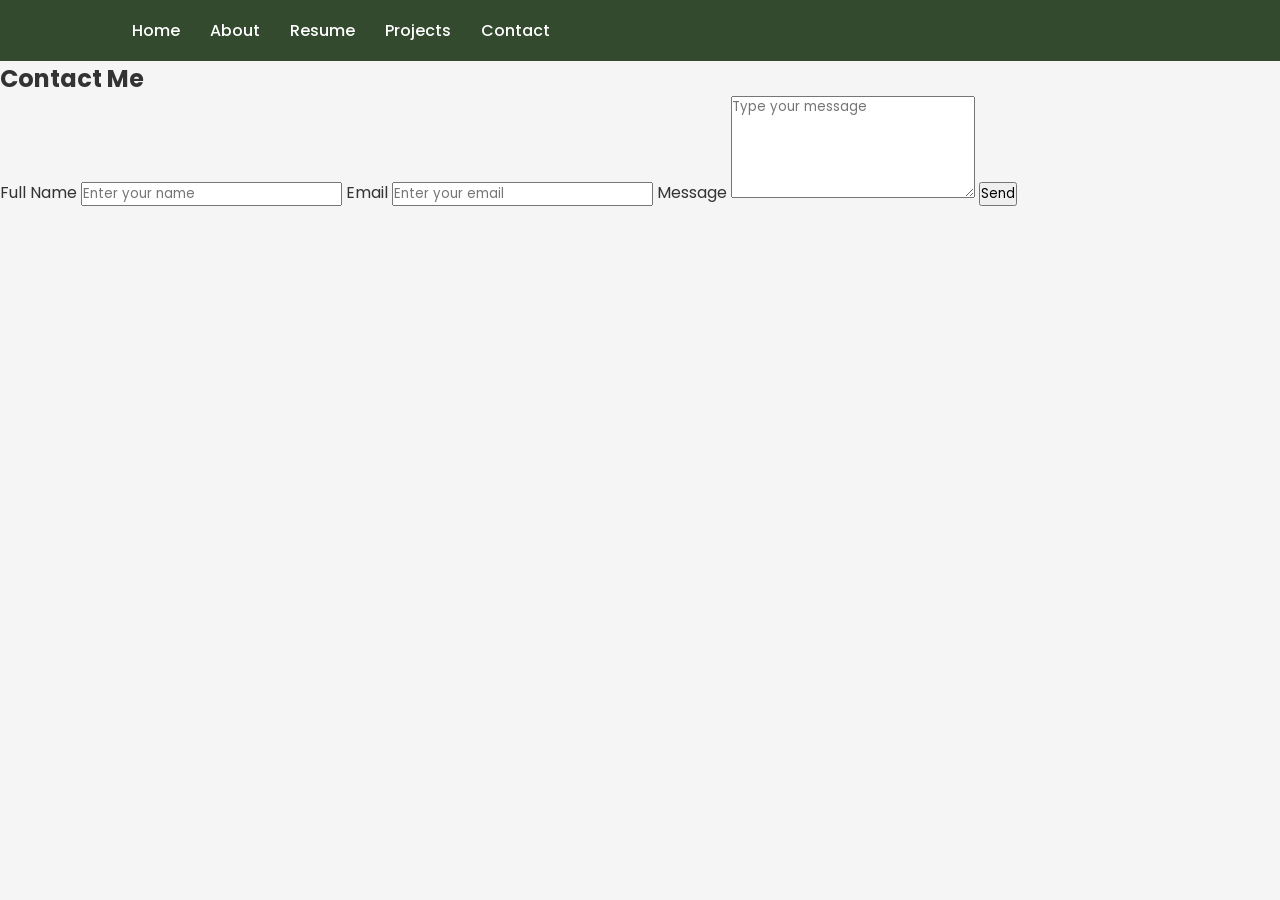
<file: contact.html>
<!DOCTYPE html>
<html lang="en">
<head>
    <meta charset="UTF-8">
    <meta name="viewport" content="width=device-width, initial-scale=1.0">
    <title>Contact</title>
    <link rel="stylesheet" href="css/style.css">
</head>

<body>

<nav>
    <ul>
        <li><a href="index.html">Home</a></li>
        <li><a href="about.html">About</a></li>
        <li><a href="resume.html">Resume</a></li>
        <li><a href="projects.html">Projects</a></li>
        <li><a href="contact.html">Contact</a></li>
    </ul>
</nav>

<section class="contact">

    <h1>Contact Me</h1>

    <form>

        <label>Full Name</label>
        <input type="text" placeholder="Enter your name">

        <label>Email</label>
        <input type="email" placeholder="Enter your email">

        <label>Message</label>
        <textarea rows="5" placeholder="Type your message"></textarea>

        <button type="submit">Send</button>

    </form>

</section>

</body>
</html>
</file>
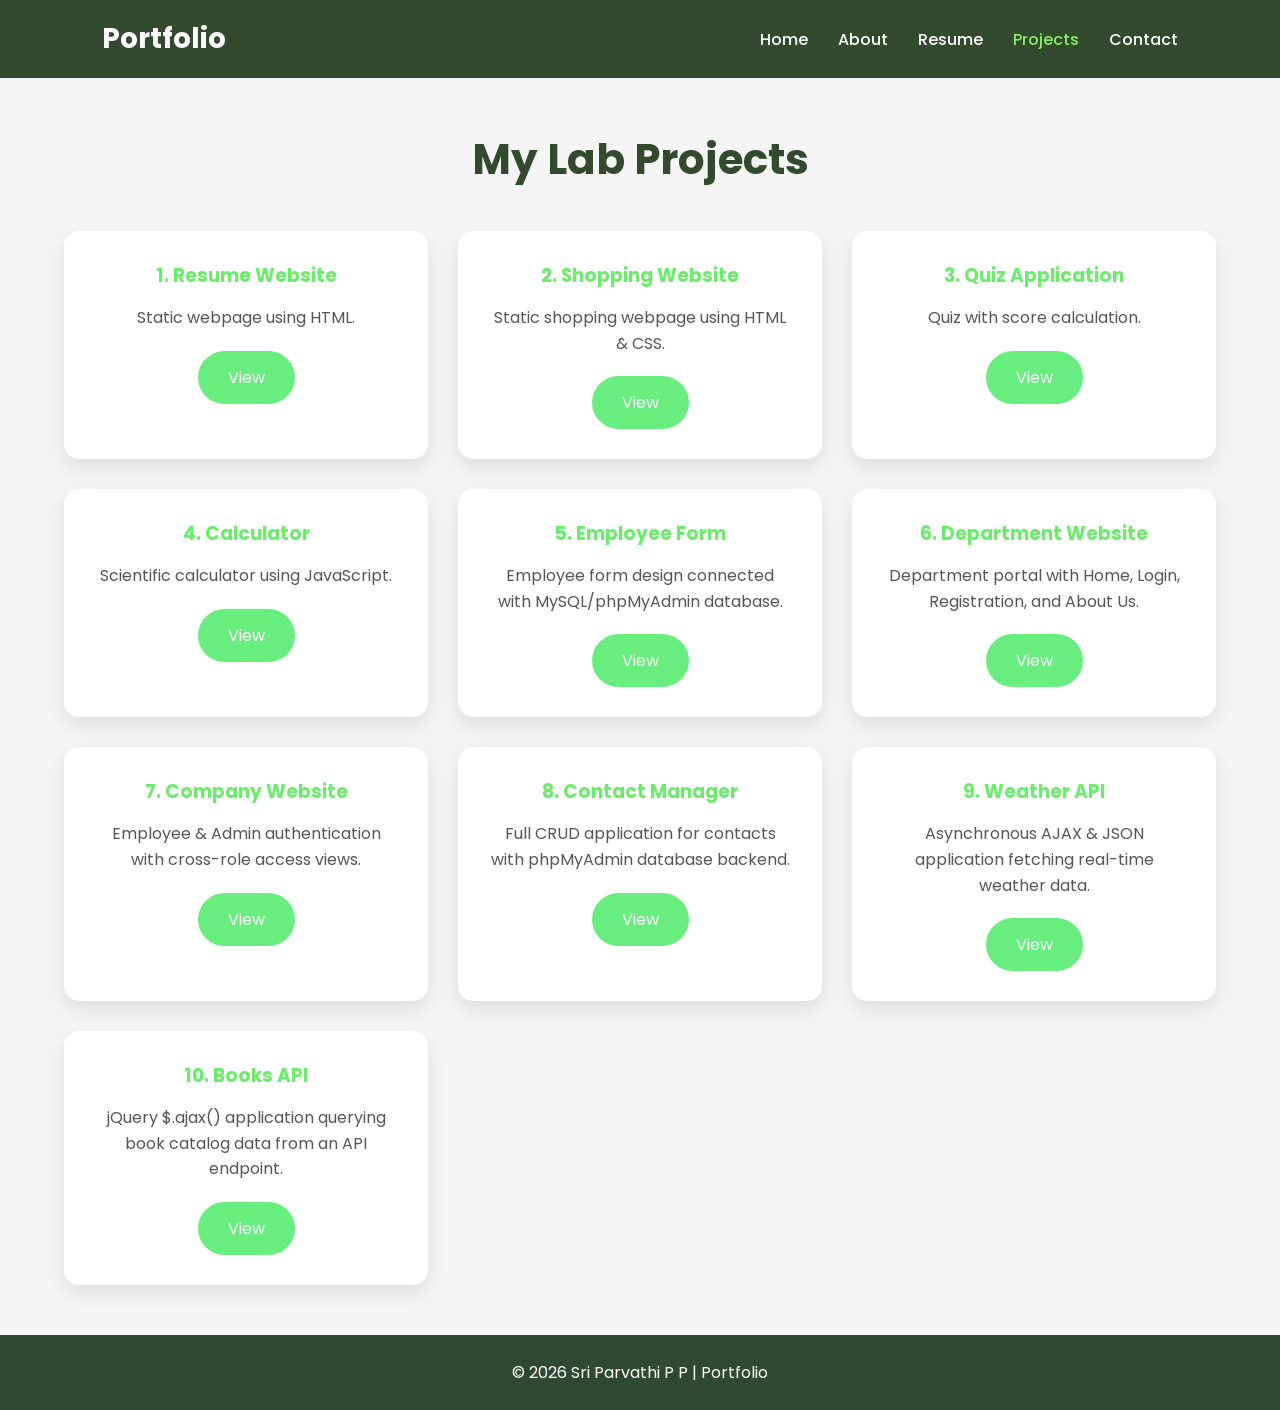
<file: projects.html>
<!DOCTYPE html>
<html lang="en">
<head>
    <meta charset="UTF-8">
    <meta name="viewport" content="width=device-width, initial-scale=1.0">
    <title>Projects</title>
    <link rel="stylesheet" href="css/style.css">
</head>

<body>

<nav>
    <div class="logo">Portfolio</div>
    <ul>
        <li><a href="index.html">Home</a></li>
        <li><a href="about.html">About</a></li>
        <li><a href="resume.html">Resume</a></li>
        <li><a href="projects.html" class="active">Projects</a></li>
        <li><a href="contact.html">Contact</a></li>
    </ul>
</nav>

<section class="projects">

    <h1>My Lab Projects</h1>

    <div class="project-container">

        <div class="card">
            <h3>1. Resume Website</h3>
            <p>Static webpage using HTML.</p>
            <a href="resume.html" class="btn">View</a>
        </div>

        <div class="card">
            <h3>2. Shopping Website</h3>
            <p>Static shopping webpage using HTML & CSS.</p>
            <a href="projects/shopping/index.html" class="btn">View</a>
        </div>

        <div class="card">
            <h3>3. Quiz Application</h3>
            <p>Quiz with score calculation.</p>
            <a href="projects/quiz/index.html" class="btn">View</a>
        </div>

        <div class="card">
            <h3>4. Calculator</h3>
            <p>Scientific calculator using JavaScript.</p>
            <a href="projects/calculator/index.html" class="btn">View</a>
        </div>

        <div class="card">
            <h3>5. Employee Form</h3>
            <p>Employee form design connected with MySQL/phpMyAdmin database.</p>
            <a href="projects/employee-form/index.html" class="btn">View</a>
        </div>

        <div class="card">
            <h3>6. Department Website</h3>
            <p>Department portal with Home, Login, Registration, and About Us.</p>
            <a href="projects/department/index.html" class="btn">View</a>
        </div>

        <div class="card">
            <h3>7. Company Website</h3>
            <p>Employee & Admin authentication with cross-role access views.</p>
            <a href="projects/company/index.html" class="btn">View</a>
        </div>

        <div class="card">
            <h3>8. Contact Manager</h3>
            <p>Full CRUD application for contacts with phpMyAdmin database backend.</p>
            <a href="projects/contact-manager/index.html" class="btn">View</a>
        </div>

        <div class="card">
            <h3>9. Weather API</h3>
            <p>Asynchronous AJAX & JSON application fetching real-time weather data.</p>
            <a href="projects/weather/index.html" class="btn">View</a>
        </div>

        <div class="card">
            <h3>10. Books API</h3>
            <p>jQuery $.ajax() application querying book catalog data from an API endpoint.</p>
            <a href="projects/books/index.html" class="btn">View</a>
        </div>

    </div>

</section>

<footer>
    <p>© 2026 Sri Parvathi P P | Portfolio</p>
</footer>

</body>
</html>
</file>
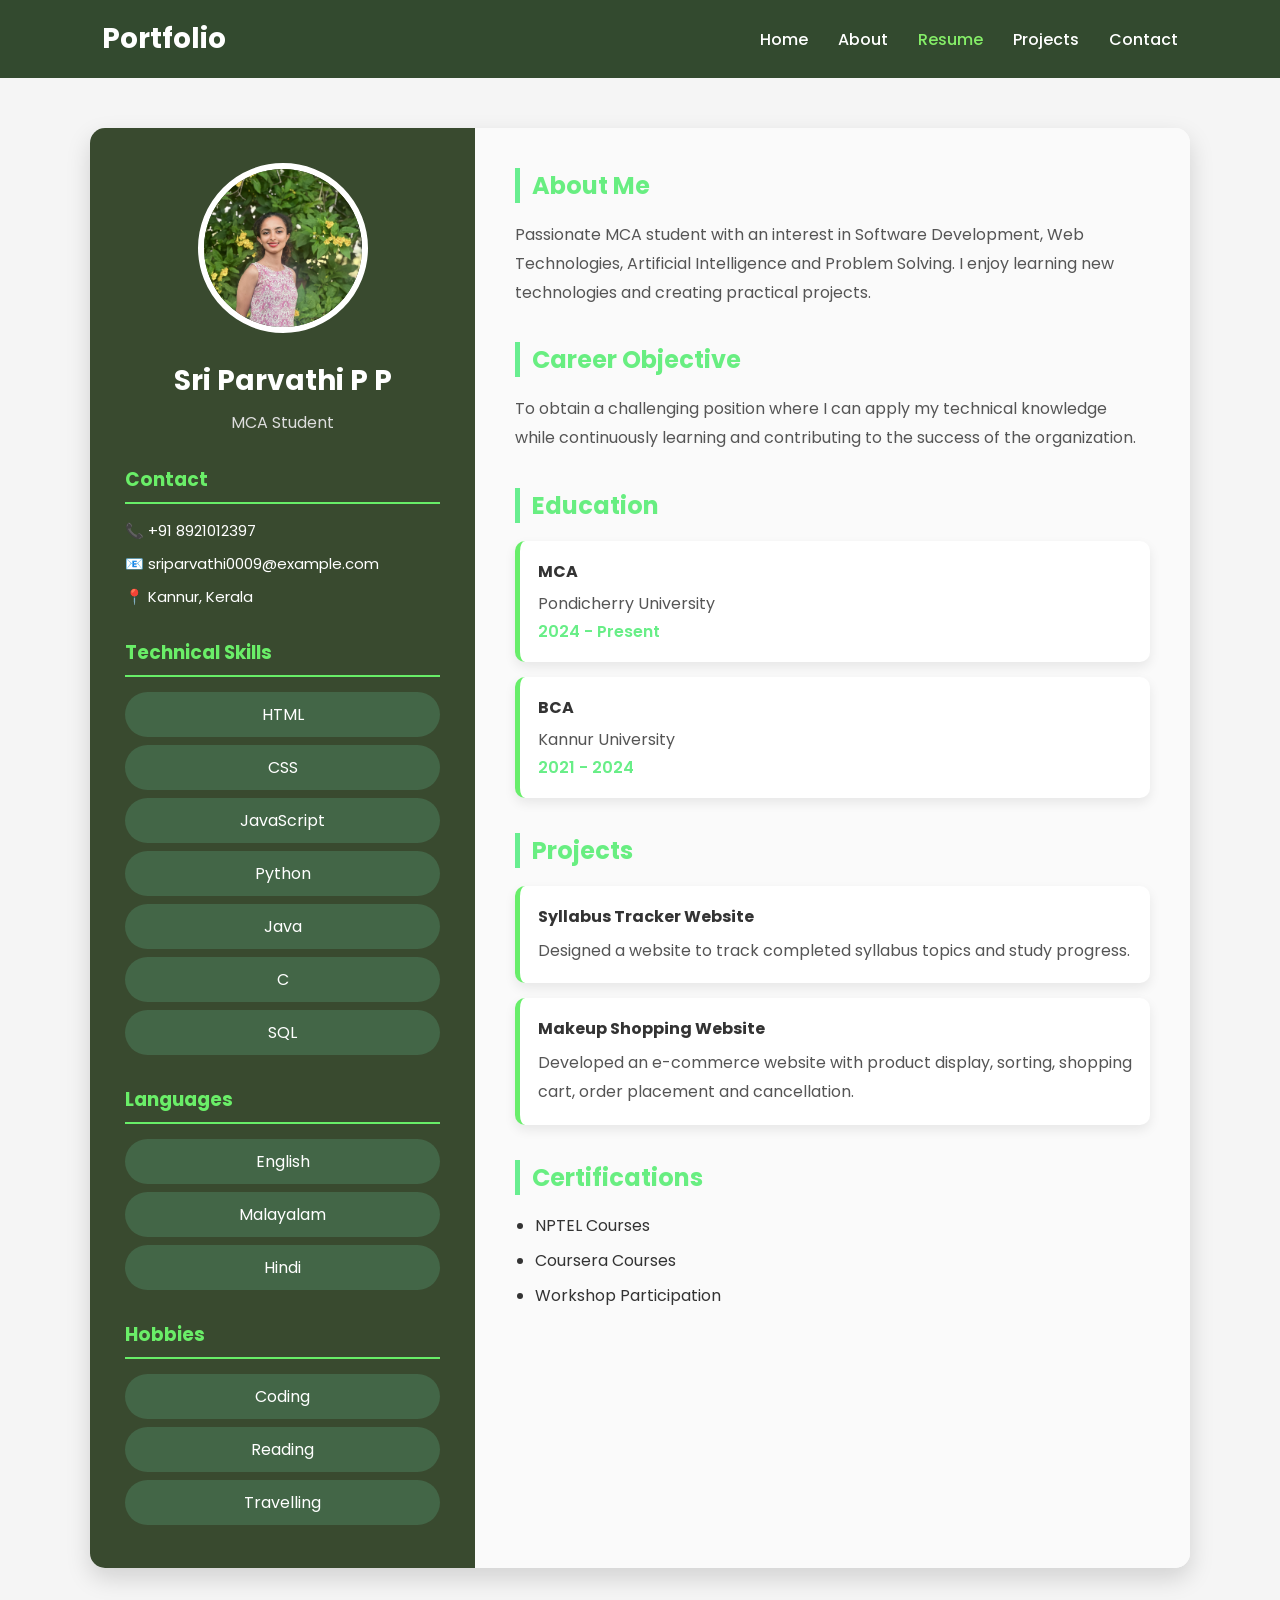
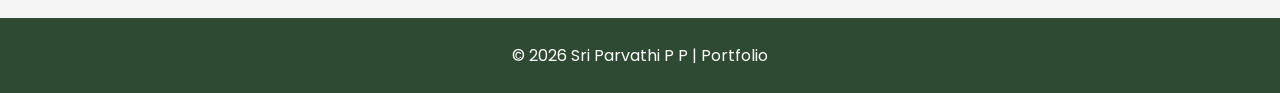
<file: resume.html>
<!DOCTYPE html>
<html lang="en">
<head>
    <meta charset="UTF-8">
    <meta name="viewport" content="width=device-width, initial-scale=1.0">
    <title>Resume | Sri Parvathi P P</title>

    <link rel="stylesheet" href="css/style.css">

    <link href="https://fonts.googleapis.com/css2?family=Poppins:wght@300;400;500;600;700&display=swap" rel="stylesheet">
</head>

<body>

<!-- Navigation -->

<nav>

    <div class="logo">Portfolio</div>

    <ul>
        <li><a href="index.html">Home</a></li>
        <li><a href="about.html">About</a></li>
        <li><a href="resume.html" class="active">Resume</a></li>
        <li><a href="projects.html">Projects</a></li>
        <li><a href="contact.html">Contact</a></li>
    </ul>

</nav>

<!-- Resume -->

<div class="container">

    <!-- Left Side -->

    <div class="left">

        <img src="images/profile.jpg" alt="Profile" class="profile">

        <h2>Sri Parvathi P P</h2>

        <p class="role">MCA Student</p>

        <div class="section">

            <h3>Contact</h3>

            <p>📞 +91 8921012397</p>

            <p>📧 sriparvathi0009@example.com</p>

            <p>📍 Kannur, Kerala</p>

        </div>

        <div class="section">

            <h3>Technical Skills</h3>

            <ul>
                <li>HTML</li>
                <li>CSS</li>
                <li>JavaScript</li>
                <li>Python</li>
                <li>Java</li>
                <li>C</li>
                <li>SQL</li>
            </ul>

        </div>

        <div class="section">

            <h3>Languages</h3>

            <ul>
                <li>English</li>
                <li>Malayalam</li>
                <li>Hindi</li>
            </ul>

        </div>

        <div class="section">

            <h3>Hobbies</h3>

            <ul>
                <li>Coding</li>
                <li>Reading</li>
                <li>Travelling</li>
            </ul>

        </div>

    </div>

    <!-- Right Side -->

    <div class="right">

        <section>

            <h2>About Me</h2>

            <p>

                Passionate MCA student with an interest in
                Software Development, Web Technologies,
                Artificial Intelligence and Problem Solving.
                I enjoy learning new technologies and creating
                practical projects.

            </p>

        </section>

        <section>

            <h2>Career Objective</h2>

            <p>

                To obtain a challenging position where I can
                apply my technical knowledge while continuously
                learning and contributing to the success of
                the organization.

            </p>

        </section>

        <section>

            <h2>Education</h2>

            <div class="education">

                <h4>MCA</h4>

                <p>Pondicherry University</p>

                <span>2024 - Present</span>

            </div>

            <div class="education">

                <h4>BCA</h4>

                <p>Kannur University</p>

                <span>2021 - 2024</span>

            </div>

        </section>

        <section>

            <h2>Projects</h2>

            <div class="project">

                <h4>Syllabus Tracker Website</h4>

                <p>

                    Designed a website to track completed
                    syllabus topics and study progress.

                </p>

            </div>

            <div class="project">

                <h4>Makeup Shopping Website</h4>

                <p>

                    Developed an e-commerce website with
                    product display, sorting, shopping cart,
                    order placement and cancellation.

                </p>

            </div>

        </section>

        <section>

            <h2>Certifications</h2>

            <ul>

                <li>NPTEL Courses</li>

                <li>Coursera Courses</li>

                <li>Workshop Participation</li>

            </ul>

        </section>

    </div>

</div>

<footer>

    <p>© 2026 Sri Parvathi P P | Portfolio</p>

</footer>

</body>
</html>
</file>
<file: css/style.css>
@import url('https://fonts.googleapis.com/css2?family=Poppins:wght@300;400;500;600;700&display=swap');

*{
    margin:0;
    padding:0;
    box-sizing:border-box;
    font-family:'Poppins',sans-serif;
}

body{
    background:#f5f5f5;
    color:#333;
}

/* Navigation */

nav{
    background:#334a2f;
    display:flex;
    justify-content:space-between;
    align-items:center;
    padding:18px 8%;
    position:sticky;
    top:0;
}

.logo{
    color:white;
    font-size:28px;
    font-weight:700;
}

nav ul{
    list-style:none;
    display:flex;
}

nav ul li{
    margin-left:30px;
}

nav ul li a{
    color:white;
    text-decoration:none;
    font-weight:500;
    transition:.3s;
}

nav ul li a:hover,
nav ul li a.active{
    color:#85ee68;
}

/* Hero Section */

.hero{
    width:90%;
    margin:60px auto;
    display:flex;
    justify-content:space-between;
    align-items:center;
    gap:60px;
}

.hero-text{
    flex:1;
}

.hero-text h3{
    font-size:28px;
    color:#85ee68;
}

.hero-text h1{
    font-size:60px;
    margin:15px 0;
}

.hero-text h2{
    color:#555;
    margin-bottom:20px;
}

.hero-text p{
    font-size:18px;
    line-height:1.8;
    margin-bottom:30px;
}

.btn{
    display:inline-block;
    padding:14px 30px;
    background:#68ee7e;
    color:white;
    text-decoration:none;
    border-radius:30px;
    transition:.3s;
}

.btn:hover{
    background:#48c25c;
}

.hero-image{
    flex:1;
    text-align:center;
}

.hero-image img{
    width:350px;
    height:350px;
    object-fit:cover;
    border-radius:50%;
    border:8px solid white;
    box-shadow:0 10px 25px rgba(0,0,0,.2);
}

/* Skills */

.skills{
    width:90%;
    margin:50px auto;
}

.skills h2{
    text-align:center;
    margin-bottom:30px;
    color:#68ee7c;
}

.skill-box{
    display:flex;
    justify-content:center;
    flex-wrap:wrap;
    gap:20px;
}

.skill-box span{
    background:white;
    padding:12px 25px;
    border-radius:30px;
    box-shadow:0 5px 12px rgba(0,0,0,.1);
    font-weight:600;
    transition:.3s;
}

.skill-box span:hover{
    background:#68ee7e;
    color:white;
}

/* Education */

.education-section{
    width:90%;
    margin:70px auto;
}

.education-section h2{
    text-align:center;
    margin-bottom:30px;
    color:#68ee9e;
}

.education-section{
    display:flex;
    flex-wrap:wrap;
    justify-content:center;
    gap:25px;
}
.education-section .card{
    width:300px;
    background:white;
    padding:25px;
    border-radius:15px;
    text-align:center;
    box-shadow:0 8px 20px rgba(0,0,0,.1);
    transition:.3s;
}

.card:hover{
    transform:translateY(-8px);
}

.card h3{
    color:#87ee68;
    margin-bottom:10px;
}

.card p{
    margin-bottom:8px;
}

/* Footer */

footer{
    background:#2f4a32;
    color:white;
    text-align:center;
    padding:25px;
    margin-top:50px;
}

/* Responsive */

@media(max-width:900px){

nav{
    flex-direction:column;
}

nav ul{
    margin-top:15px;
}

.hero{
    flex-direction:column-reverse;
    text-align:center;
}

.hero-text h1{
    font-size:42px;
}

.hero-image img{
    width:250px;
    height:250px;
}

}
/*======================
        RESUME
=======================*/

.container{
    width:90%;
    max-width:1100px;
    margin:50px auto;
    display:flex;
    background:#fff;
    border-radius:15px;
    overflow:hidden;
    box-shadow:0 10px 25px rgba(0,0,0,0.15);
}

/* Left Side */

.left{
    width:35%;
    background:#394a2f;
    color:white;
    padding:35px;
    text-align:center;
}

.profile{
    width:170px;
    height:170px;
    border-radius:50%;
    border:6px solid white;
    object-fit:cover;
    margin-bottom:20px;
}

.left h2{
    font-size:28px;
    margin-bottom:8px;
}

.role{
    color:#ddd;
    margin-bottom:25px;
}

.section{
    margin-top:30px;
    text-align:left;
}

.section h3{
    color:#6aee68;
    margin-bottom:15px;
    border-bottom:2px solid #68ee68;
    padding-bottom:8px;
}

.section p{
    margin:10px 0;
    font-size:15px;
}

.section ul{
    list-style:none;
    padding:0;
}

.section ul li{
    background:#436647;
    margin:8px 0;
    padding:10px;
    border-radius:25px;
    text-align:center;
    transition:.3s;
}

.section ul li:hover{
    background:#6cee68;
}

/* Right Side */

.right{
    width:65%;
    padding:40px;
    background:#fafafa;
}

.right section{
    margin-bottom:35px;
}

.right h2{
    color:#68ee81;
    margin-bottom:18px;
    border-left:5px solid #68ee90;
    padding-left:12px;
}

.right p{
    line-height:1.8;
    color:#555;
}

/* Education */

.education{
    background:white;
    padding:18px;
    margin-top:15px;
    border-left:5px solid #68ee6a;
    border-radius:10px;
    box-shadow:0 5px 12px rgba(0,0,0,.08);
}

.education h4{
    color:#333;
    margin-bottom:6px;
}

.education span{
    color:#68ee87;
    font-weight:600;
}

/* Projects */

.project{
    background:white;
    padding:18px;
    margin-top:15px;
    border-left:5px solid #68ee6a;
    border-radius:10px;
    box-shadow:0 5px 12px rgba(0,0,0,.08);
}

.project h4{
    margin-bottom:8px;
}

/* Right List */

.right ul{
    padding-left:20px;
}

.right ul li{
    margin:10px 0;
}

/* Responsive */

@media(max-width:900px){

.container{
    flex-direction:column;
}

.left,
.right{
    width:100%;
}

.profile{
    width:140px;
    height:140px;
}

}
/* ======================
      PROJECTS PAGE
====================== */

.projects{
    width:90%;
    margin:50px auto;
}

.projects h1{
    text-align:center;
    color:#334a2f;
    margin-bottom:40px;
    font-size:42px;
}

.project-container{
    display:grid;
    grid-template-columns:repeat(auto-fit,minmax(300px,1fr));
    gap:30px;
}

.project-container .card{
    background:#fff;
    padding:30px;
    border-radius:15px;
    text-align:center;
    box-shadow:0 8px 20px rgba(0,0,0,.1);
    transition:0.3s;
}

.project-container .card:hover{
    transform:translateY(-8px);
}

.project-container .card h3{
    color:#68ee68;
    margin-bottom:15px;
}

.project-container .card p{
    color:#555;
    margin-bottom:20px;
    line-height:1.6;
}

.project-container button{
    padding:12px 28px;
    border:none;
    border-radius:30px;
    background:#888;
    color:white;
    cursor:pointer;
}
</file>
<file: projects/style.css>
.container{
    display:flex;
    justify-content:center;
    align-items:flex-start;
    gap:40px;
    padding:40px;
    flex-wrap:wrap;
}
*{
margin:0;
padding:0;
box-sizing:border-box;
font-family:Arial,sans-serif;
}

body{
background:#f5f5f5;
display:flex;
justify-content:center;
align-items:center;
height:100vh;
}

.calculator{

background:white;
padding:25px;
border-radius:15px;
box-shadow:0 5px 15px rgba(0,0,0,.2);
width:420px;

}

.calculator h1{

text-align:center;
margin-bottom:20px;
color:#334a2f;

}

#display{

width:100%;
height:60px;
font-size:28px;
padding:10px;
margin-bottom:20px;
text-align:right;

}

.buttons{

display:grid;
grid-template-columns:repeat(4,1fr);
gap:10px;

}

button{

padding:18px;
font-size:18px;
border:none;
border-radius:8px;
cursor:pointer;
background:#6868ee;
color:rgb(243, 113, 7);
transition:.3s;

}

button:hover{

background:#c29548;

}
body{
    background:#f5f5f5;
    display:flex;
    justify-content:center;
    align-items:flex-start;
    gap:40px;
    padding:40px;
    flex-wrap:wrap;
}

.ai-panel{

width:420px;
background:white;
padding:25px;
border-radius:15px;
box-shadow:0 5px 15px rgba(0,0,0,.2);

}

.ai-panel h2{

margin-bottom:20px;
color:#334a2f;

}

.ai-panel textarea{

width:100%;
height:140px;
padding:10px;
font-size:16px;
resize:none;

}

.ai-panel button{

margin-top:15px;
width:100%;

}

#answer{

margin-top:20px;
padding:15px;
background:#eef8ef;
border-radius:10px;
min-height:120px;
line-height:1.6;

}
</file>
<file: projects/books/style.css>
* {
    margin: 0;
    padding: 0;
    box-sizing: border-box;
    font-family: 'Poppins', sans-serif;
}

body {
    background: #fdfbf7;
    color: #2c2523;
    min-height: 100vh;
    display: flex;
    flex-direction: column;
}

header {
    background: #5c3826;
    color: white;
    padding: 18px 5%;
    box-shadow: 0 4px 15px rgba(0,0,0,0.1);
}

.header-container {
    max-width: 1100px;
    margin: 0 auto;
    display: flex;
    justify-content: space-between;
    align-items: center;
}

.brand {
    display: flex;
    align-items: center;
    gap: 12px;
}

.brand .icon {
    font-size: 28px;
}

.brand h1 {
    font-size: 21px;
    font-weight: 600;
}

.back-link {
    color: #fed7aa;
    text-decoration: none;
    font-size: 14px;
    font-weight: 500;
}

.back-link:hover {
    color: white;
    text-decoration: underline;
}

.container {
    max-width: 1100px;
    margin: 30px auto;
    padding: 0 20px;
    flex: 1;
    width: 100%;
}

.control-card {
    background: white;
    padding: 30px;
    border-radius: 14px;
    box-shadow: 0 4px 20px rgba(92, 56, 38, 0.08);
    margin-bottom: 25px;
    border: 1px solid #fed7aa;
}

.control-card h2 {
    font-size: 22px;
    color: #5c3826;
    margin-bottom: 8px;
}

.control-card .desc {
    color: #6c584c;
    font-size: 14px;
    line-height: 1.6;
    margin-bottom: 20px;
}

.control-card code {
    background: #fef3c7;
    padding: 2px 6px;
    border-radius: 4px;
    color: #92400e;
    font-size: 13px;
}

.api-config-box label {
    font-size: 13px;
    font-weight: 600;
    color: #5c3826;
    margin-bottom: 6px;
    display: block;
}

.input-row {
    display: flex;
    gap: 12px;
    flex-wrap: wrap;
}

.input-row input {
    flex: 1;
    min-width: 260px;
    padding: 10px 14px;
    border: 1.5px solid #d6cece;
    border-radius: 8px;
    font-family: monospace;
    font-size: 13px;
    background: #fdfbf7;
    color: #555;
    outline: none;
}

.btn {
    padding: 10px 22px;
    border: none;
    border-radius: 8px;
    font-size: 14px;
    font-weight: 600;
    cursor: pointer;
    display: inline-flex;
    align-items: center;
    gap: 8px;
    transition: 0.2s;
}

.btn-primary {
    background: #5c3826;
    color: white;
}

.btn-primary:hover {
    background: #43281c;
}

.btn-secondary {
    background: #e6dedd;
    color: #43281c;
}

.spinner {
    width: 14px;
    height: 14px;
    border: 2px solid white;
    border-top: 2px solid transparent;
    border-radius: 50%;
    animation: spin 0.7s linear infinite;
}

@keyframes spin {
    100% { transform: rotate(360deg); }
}

.filter-row {
    display: flex;
    gap: 15px;
    margin-top: 20px;
    padding-top: 15px;
    border-top: 1px dashed #e6dedd;
    flex-wrap: wrap;
}

.filter-row input, .filter-row select {
    padding: 9px 14px;
    border: 1px solid #d6cece;
    border-radius: 8px;
    font-size: 13px;
    outline: none;
}

.filter-row input {
    flex: 1;
    min-width: 220px;
}

.status-alert {
    padding: 12px 18px;
    border-radius: 8px;
    margin-bottom: 20px;
    font-size: 14px;
}

.status-alert.info {
    background: #e0f2fe;
    color: #0369a1;
    border: 1px solid #bae6fd;
}

.books-grid {
    display: grid;
    grid-template-columns: repeat(auto-fill, minmax(320px, 1fr));
    gap: 25px;
    margin-bottom: 30px;
}

.empty-state {
    grid-column: 1 / -1;
    background: white;
    padding: 50px 20px;
    text-align: center;
    border-radius: 12px;
    border: 2px dashed #e6dedd;
}

.empty-icon {
    font-size: 48px;
    display: block;
    margin-bottom: 12px;
}

.empty-state h3 {
    color: #5c3826;
    margin-bottom: 8px;
}

.empty-state p {
    color: #786f6d;
    font-size: 14px;
}

.book-card {
    background: white;
    border-radius: 12px;
    padding: 24px;
    box-shadow: 0 4px 15px rgba(0,0,0,0.05);
    border: 1px solid #f2ece9;
    display: flex;
    flex-direction: column;
    justify-content: space-between;
    transition: transform 0.25s, box-shadow 0.25s;
    animation: fadeIn 0.3s ease;
}

@keyframes fadeIn {
    from { opacity: 0; transform: translateY(8px); }
    to { opacity: 1; transform: translateY(0); }
}

.book-card:hover {
    transform: translateY(-5px);
    box-shadow: 0 8px 25px rgba(92, 56, 38, 0.12);
}

.book-header {
    margin-bottom: 12px;
}

.book-category {
    font-size: 11px;
    text-transform: uppercase;
    font-weight: 700;
    color: #92400e;
    background: #fef3c7;
    padding: 3px 8px;
    border-radius: 6px;
    display: inline-block;
    margin-bottom: 8px;
}

.book-title {
    font-size: 18px;
    color: #2c2523;
    line-height: 1.4;
    margin-bottom: 8px;
}

.book-author {
    color: #5c3826;
    font-size: 13px;
    font-weight: 500;
}

.book-summary {
    font-size: 13px;
    color: #6c584c;
    line-height: 1.6;
    margin: 15px 0;
    flex: 1;
}

.book-meta {
    display: flex;
    justify-content: space-between;
    align-items: center;
    padding-top: 12px;
    border-top: 1px solid #f5edea;
    font-size: 12px;
    color: #8c7e7b;
}

.book-rating {
    color: #d97706;
    font-weight: 600;
}

/* Code Snippet Card */
.code-snippet-card {
    background: #1f1d1d;
    border-radius: 12px;
    overflow: hidden;
    margin-top: 25px;
}

.code-header {
    background: #2a2726;
    padding: 14px 20px;
    color: #fed7aa;
    font-size: 13px;
    font-weight: 600;
    cursor: pointer;
    display: flex;
    justify-content: space-between;
}

.code-snippet-card pre {
    padding: 20px;
    color: #a7f3d0;
    font-size: 13px;
    font-family: monospace;
    overflow-x: auto;
    line-height: 1.6;
}

footer {
    background: #5c3826;
    color: #f7ede2;
    text-align: center;
    padding: 18px;
    font-size: 13px;
    margin-top: auto;
}
</file>
<file: projects/calculator/style.css>
.container{
    display:flex;
    justify-content:center;
    align-items:flex-start;
    gap:40px;
    padding:40px;
    flex-wrap:wrap;
}
*{
margin:0;
padding:0;
box-sizing:border-box;
font-family:Arial,sans-serif;
}

body{
background:#f5f5f5;
display:flex;
justify-content:center;
align-items:center;
height:100vh;
}

.calculator{

background:white;
padding:25px;
border-radius:15px;
box-shadow:0 5px 15px rgba(0,0,0,.2);
width:420px;

}

.calculator h1{

text-align:center;
margin-bottom:20px;
color:#334a2f;

}

#display{

width:100%;
height:60px;
font-size:28px;
padding:10px;
margin-bottom:20px;
text-align:right;

}

.buttons{

display:grid;
grid-template-columns:repeat(4,1fr);
gap:10px;

}

button{

padding:18px;
font-size:18px;
border:none;
border-radius:8px;
cursor:pointer;
background:#6868ee;
color:rgb(243, 113, 7);
transition:.3s;

}

button:hover{

background:#c29548;

}
body{
    background:#f5f5f5;
    display:flex;
    justify-content:center;
    align-items:flex-start;
    gap:40px;
    padding:40px;
    flex-wrap:wrap;
}

.ai-panel{

width:420px;
background:white;
padding:25px;
border-radius:15px;
box-shadow:0 5px 15px rgba(0,0,0,.2);

}

.ai-panel h2{

margin-bottom:20px;
color:#334a2f;

}

.ai-panel textarea{

width:100%;
height:140px;
padding:10px;
font-size:16px;
resize:none;

}

.ai-panel button{

margin-top:15px;
width:100%;

}

#answer{

margin-top:20px;
padding:15px;
background:#eef8ef;
border-radius:10px;
min-height:120px;
line-height:1.6;

}
</file>
<file: projects/company/style.css>
* {
    margin: 0;
    padding: 0;
    box-sizing: border-box;
    font-family: 'Poppins', sans-serif;
}

body {
    background: #f8fafc;
    color: #1e293b;
    min-height: 100vh;
    display: flex;
    flex-direction: column;
}

header {
    background: #1e293b;
    color: white;
    padding: 16px 5%;
    box-shadow: 0 4px 15px rgba(0,0,0,0.1);
}

.nav-container {
    max-width: 1200px;
    margin: 0 auto;
    display: flex;
    justify-content: space-between;
    align-items: center;
    flex-wrap: wrap;
    gap: 15px;
}

.brand {
    display: flex;
    align-items: center;
    gap: 12px;
}

.brand-logo {
    font-size: 30px;
}

.brand h2 {
    font-size: 19px;
    font-weight: 600;
}

.brand p {
    font-size: 12px;
    color: #38bdf8;
}

nav {
    display: flex;
    align-items: center;
    gap: 15px;
}

.nav-link {
    color: #cbd5e1;
    text-decoration: none;
    font-size: 14px;
    padding: 6px 14px;
    border-radius: 6px;
    transition: 0.3s;
}

.nav-link:hover, .nav-link.active {
    color: white;
    background: rgba(255, 255, 255, 0.1);
}

.portfolio-back {
    color: #38bdf8;
    text-decoration: none;
    font-size: 14px;
    font-weight: 500;
    border-left: 1px solid #475569;
    padding-left: 15px;
}

.auth-bar {
    background: #0f172a;
    color: #e2e8f0;
    padding: 10px 5%;
    display: flex;
    justify-content: space-between;
    align-items: center;
    font-size: 14px;
    border-bottom: 2px solid #38bdf8;
}

.badge-role {
    background: #0284c7;
    color: white;
    padding: 2px 10px;
    border-radius: 12px;
    font-size: 12px;
    font-weight: 600;
    margin-left: 6px;
}

.auth-bar-actions {
    display: flex;
    gap: 10px;
}

.container {
    max-width: 1150px;
    margin: 30px auto;
    padding: 0 20px;
    flex: 1;
    width: 100%;
}

.view-panel {
    display: none;
}

.view-panel.active {
    display: block;
    animation: fadeIn 0.3s ease-in;
}

@keyframes fadeIn {
    from { opacity: 0; transform: translateY(6px); }
    to { opacity: 1; transform: translateY(0); }
}

/* Home */
.hero {
    background: white;
    border-radius: 14px;
    padding: 40px;
    display: flex;
    gap: 40px;
    box-shadow: 0 6px 20px rgba(0,0,0,0.05);
    margin-bottom: 30px;
    align-items: center;
}

@media(max-width: 850px) {
    .hero {
        flex-direction: column;
    }
}

.hero-content {
    flex: 1.5;
}

.pill {
    background: #e0f2fe;
    color: #0369a1;
    padding: 4px 12px;
    border-radius: 20px;
    font-size: 12px;
    font-weight: 600;
}

.hero-content h1 {
    font-size: 30px;
    color: #0f172a;
    margin: 12px 0 16px;
    line-height: 1.3;
}

.hero-content p {
    color: #64748b;
    line-height: 1.7;
    margin-bottom: 25px;
}

.hero-actions {
    display: flex;
    gap: 15px;
}

.quick-credentials {
    flex: 1;
}

.cred-card {
    background: #f1f5f9;
    border: 1.5px dashed #94a3b8;
    padding: 20px;
    border-radius: 12px;
    font-size: 13px;
    line-height: 1.6;
}

.cred-card h4 {
    color: #0f172a;
    margin-bottom: 8px;
}

.cred-card code {
    background: #e2e8f0;
    padding: 2px 6px;
    border-radius: 4px;
    color: #0284c7;
    font-weight: 600;
}

.grid-3 {
    display: grid;
    grid-template-columns: repeat(auto-fit, minmax(280px, 1fr));
    gap: 25px;
}

.feature-box {
    background: white;
    padding: 25px;
    border-radius: 12px;
    box-shadow: 0 4px 15px rgba(0,0,0,0.04);
    border-top: 4px solid #0284c7;
}

.feat-icon {
    font-size: 32px;
    display: block;
    margin-bottom: 12px;
}

.feature-box h3 {
    font-size: 17px;
    color: #0f172a;
    margin-bottom: 10px;
}

.feature-box p {
    font-size: 13px;
    color: #64748b;
    line-height: 1.6;
}

/* Auth Cards */
.auth-wrapper {
    display: flex;
    justify-content: center;
    padding: 20px 0;
}

.auth-box {
    background: white;
    width: 100%;
    max-width: 500px;
    padding: 35px;
    border-radius: 14px;
    box-shadow: 0 8px 30px rgba(0,0,0,0.08);
}

.auth-box h2 {
    color: #0f172a;
    font-size: 22px;
    margin-bottom: 6px;
}

.subtitle {
    color: #64748b;
    font-size: 13px;
    margin-bottom: 25px;
}

.form-group {
    display: flex;
    flex-direction: column;
    gap: 6px;
    margin-bottom: 18px;
}

.form-group label {
    font-size: 13px;
    font-weight: 500;
    color: #334155;
}

.form-group input, .form-group select {
    padding: 10px 14px;
    border: 1.5px solid #cbd5e1;
    border-radius: 8px;
    font-size: 14px;
    outline: none;
    transition: 0.3s;
}

.form-group input:focus, .form-group select:focus {
    border-color: #0284c7;
}

.form-row {
    display: grid;
    grid-template-columns: 1fr 1fr;
    gap: 15px;
}

.btn {
    padding: 10px 22px;
    border: none;
    border-radius: 8px;
    font-size: 14px;
    font-weight: 600;
    cursor: pointer;
    transition: 0.3s;
}

.btn-primary {
    background: #0284c7;
    color: white;
}

.btn-primary:hover {
    background: #0369a1;
}

.btn-outline {
    background: transparent;
    border: 1.5px solid #0284c7;
    color: #0284c7;
}

.btn-outline:hover {
    background: #0284c7;
    color: white;
}

.btn-light {
    background: #334155;
    color: white;
}

.btn-light:hover {
    background: #475569;
}

.btn-danger {
    background: #ef4444;
    color: white;
}

.btn-danger:hover {
    background: #dc2626;
}

.btn-sm {
    padding: 5px 12px;
    font-size: 12px;
}

.btn-block {
    width: 100%;
    margin-top: 10px;
}

.auth-helper {
    text-align: center;
    margin-top: 18px;
    font-size: 13px;
    color: #64748b;
}

.auth-helper a {
    color: #0284c7;
    font-weight: 600;
    text-decoration: none;
}

.feedback-msg {
    margin-top: 15px;
    padding: 10px 14px;
    border-radius: 6px;
    font-size: 13px;
    display: none;
}

.feedback-msg.success {
    display: block;
    background: #dcfce7;
    color: #15803d;
}

.feedback-msg.error {
    display: block;
    background: #fee2e2;
    color: #b91c1c;
}

/* Dashboard / Portal */
.portal-card {
    background: white;
    padding: 30px;
    border-radius: 14px;
    box-shadow: 0 5px 20px rgba(0,0,0,0.06);
}

.portal-header {
    margin-bottom: 25px;
    border-bottom: 1px solid #e2e8f0;
    padding-bottom: 15px;
}

.portal-header h2 {
    color: #0f172a;
    font-size: 22px;
}

.rule-notice {
    margin-top: 6px;
    font-size: 13px;
    color: #0284c7;
    font-weight: 500;
}

.table-container {
    overflow-x: auto;
}

table {
    width: 100%;
    border-collapse: collapse;
}

table th, table td {
    padding: 12px 16px;
    text-align: left;
    border-bottom: 1px solid #f1f5f9;
    font-size: 14px;
}

table th {
    background: #f8fafc;
    color: #475569;
    font-weight: 600;
}

table tr:hover {
    background: #f8fafc;
}

footer {
    background: #1e293b;
    color: #94a3b8;
    text-align: center;
    padding: 20px;
    font-size: 13px;
    margin-top: auto;
}
</file>
<file: projects/contact-manager/style.css>
* {
    margin: 0;
    padding: 0;
    box-sizing: border-box;
    font-family: 'Poppins', sans-serif;
}

body {
    background: #f1f5f9;
    color: #1e293b;
    min-height: 100vh;
    display: flex;
    flex-direction: column;
}

header {
    background: #1e3a8a;
    color: white;
    padding: 18px 5%;
    box-shadow: 0 4px 12px rgba(0,0,0,0.1);
}

.header-container {
    max-width: 1200px;
    margin: 0 auto;
    display: flex;
    justify-content: space-between;
    align-items: center;
}

.logo {
    display: flex;
    align-items: center;
    gap: 12px;
}

.logo .icon {
    font-size: 28px;
}

.logo h1 {
    font-size: 22px;
    font-weight: 600;
}

.back-link {
    color: #93c5fd;
    text-decoration: none;
    font-size: 14px;
    font-weight: 500;
}

.back-link:hover {
    color: white;
    text-decoration: underline;
}

.container {
    max-width: 1200px;
    margin: 30px auto;
    padding: 0 20px;
    flex: 1;
    width: 100%;
}

.top-bar {
    display: flex;
    justify-content: space-between;
    align-items: center;
    gap: 20px;
    margin-bottom: 25px;
    flex-wrap: wrap;
}

.search-box {
    position: relative;
    flex: 1;
    max-width: 450px;
}

.search-box input {
    width: 100%;
    padding: 12px 18px 12px 42px;
    border: 1px solid #cbd5e1;
    border-radius: 30px;
    font-size: 14px;
    background: white;
    outline: none;
}

.search-box input:focus {
    border-color: #1e3a8a;
    box-shadow: 0 0 0 3px rgba(30, 58, 138, 0.1);
}

.search-icon {
    position: absolute;
    left: 15px;
    top: 50%;
    transform: translateY(-50%);
    color: #64748b;
    font-size: 16px;
}

.card {
    background: white;
    border-radius: 14px;
    padding: 28px;
    box-shadow: 0 5px 20px rgba(0,0,0,0.05);
}

.card-header {
    display: flex;
    justify-content: space-between;
    align-items: center;
    margin-bottom: 20px;
    padding-bottom: 12px;
    border-bottom: 1px solid #f1f5f9;
}

.card-header h2 {
    font-size: 20px;
    color: #0f172a;
}

.stats-badge {
    font-size: 12px;
    color: #64748b;
}

.stats-badge code {
    background: #e2e8f0;
    padding: 2px 6px;
    border-radius: 4px;
    color: #1e3a8a;
    font-weight: 600;
}

.table-responsive {
    overflow-x: auto;
}

table {
    width: 100%;
    border-collapse: collapse;
}

table th, table td {
    padding: 12px 16px;
    text-align: left;
    border-bottom: 1px solid #f1f5f9;
    font-size: 14px;
}

table th {
    background: #f8fafc;
    color: #475569;
    font-weight: 600;
}

table tr:hover {
    background: #f8fafc;
}

.category-tag {
    padding: 3px 10px;
    border-radius: 12px;
    font-size: 12px;
    font-weight: 500;
}

.tag-work { background: #dbeafe; color: #1d4ed8; }
.tag-personal { background: #fce7f3; color: #be185d; }
.tag-college { background: #dcfce7; color: #15803d; }
.tag-emergency { background: #fee2e2; color: #b91c1c; }

.btn {
    padding: 10px 22px;
    border: none;
    border-radius: 8px;
    font-size: 14px;
    font-weight: 600;
    cursor: pointer;
    transition: 0.2s;
}

.btn-primary {
    background: #1e3a8a;
    color: white;
}

.btn-primary:hover {
    background: #172554;
}

.btn-secondary {
    background: #e2e8f0;
    color: #334155;
}

.btn-danger {
    background: #ef4444;
    color: white;
}

.btn-sm {
    padding: 5px 12px;
    font-size: 12px;
    border-radius: 6px;
}

.action-buttons {
    display: flex;
    gap: 8px;
}

/* Modal */
.modal {
    display: none;
    position: fixed;
    top: 0;
    left: 0;
    width: 100%;
    height: 100%;
    background: rgba(0,0,0,0.5);
    justify-content: center;
    align-items: center;
    z-index: 1000;
}

.modal.active {
    display: flex;
}

.modal-content {
    background: white;
    width: 100%;
    max-width: 550px;
    border-radius: 14px;
    padding: 30px;
    box-shadow: 0 10px 30px rgba(0,0,0,0.2);
    position: relative;
    animation: modalSlide 0.25s ease-out;
}

@keyframes modalSlide {
    from { transform: translateY(-20px); opacity: 0; }
    to { transform: translateY(0); opacity: 1; }
}

.modal-header {
    display: flex;
    justify-content: space-between;
    align-items: center;
    margin-bottom: 20px;
    padding-bottom: 10px;
    border-bottom: 1px solid #f1f5f9;
}

.modal-header h3 {
    font-size: 20px;
    color: #0f172a;
}

.close-btn {
    font-size: 24px;
    cursor: pointer;
    color: #64748b;
}

.close-btn:hover {
    color: #0f172a;
}

.form-group {
    display: flex;
    flex-direction: column;
    gap: 6px;
    margin-bottom: 16px;
}

.form-group label {
    font-size: 13px;
    font-weight: 500;
    color: #334155;
}

.form-group input, .form-group select {
    padding: 10px 14px;
    border: 1px solid #cbd5e1;
    border-radius: 8px;
    font-size: 14px;
    outline: none;
}

.form-group input:focus, .form-group select:focus {
    border-color: #1e3a8a;
}

.form-row {
    display: grid;
    grid-template-columns: 1fr 1fr;
    gap: 15px;
}

.modal-actions {
    display: flex;
    justify-content: flex-end;
    gap: 12px;
    margin-top: 20px;
}

footer {
    background: #1e3a8a;
    color: white;
    text-align: center;
    padding: 18px;
    font-size: 13px;
    margin-top: auto;
}
</file>
<file: projects/department/style.css>
* {
    margin: 0;
    padding: 0;
    box-sizing: border-box;
    font-family: 'Poppins', sans-serif;
}

body {
    background: #f4f7f6;
    color: #333;
    display: flex;
    flex-direction: column;
    min-height: 100vh;
}

header {
    background: #1f3722;
    color: white;
    padding: 15px 5%;
    box-shadow: 0 4px 15px rgba(0,0,0,0.15);
}

.nav-container {
    max-width: 1200px;
    margin: 0 auto;
    display: flex;
    justify-content: space-between;
    align-items: center;
    flex-wrap: wrap;
    gap: 15px;
}

.logo-area {
    display: flex;
    align-items: center;
    gap: 12px;
}

.uni-logo {
    font-size: 32px;
}

.logo-area h2 {
    font-size: 18px;
    font-weight: 600;
}

.logo-area p {
    font-size: 12px;
    color: #85ee68;
}

nav {
    display: flex;
    align-items: center;
    gap: 18px;
}

.nav-link {
    color: #d1d5db;
    text-decoration: none;
    font-size: 14px;
    font-weight: 500;
    padding: 6px 12px;
    border-radius: 6px;
    transition: 0.3s;
    cursor: pointer;
}

.nav-link:hover, .nav-link.active {
    color: #fff;
    background: rgba(255, 255, 255, 0.15);
}

.portfolio-back {
    color: #85ee68;
    text-decoration: none;
    font-size: 14px;
    font-weight: 600;
    margin-left: 10px;
    border-left: 1px solid #4b6b4e;
    padding-left: 15px;
}

.user-banner {
    background: #2e5934;
    color: white;
    padding: 8px 5%;
    display: flex;
    justify-content: space-between;
    align-items: center;
    font-size: 14px;
}

.container {
    max-width: 1100px;
    margin: 30px auto;
    padding: 0 20px;
    flex: 1;
    width: 100%;
}

.tab-content {
    display: none;
}

.tab-content.active {
    display: block;
    animation: fadeIn 0.3s ease-in-out;
}

@keyframes fadeIn {
    from { opacity: 0; transform: translateY(8px); }
    to { opacity: 1; transform: translateY(0); }
}

/* Home Section */
.hero-dept {
    background: white;
    padding: 40px;
    border-radius: 14px;
    box-shadow: 0 8px 25px rgba(0,0,0,0.06);
    display: flex;
    gap: 40px;
    align-items: center;
    margin-bottom: 35px;
}

@media(max-width: 800px) {
    .hero-dept {
        flex-direction: column;
    }
}

.hero-info {
    flex: 1.4;
}

.badge {
    background: #e8f5e9;
    color: #2e7d32;
    padding: 4px 12px;
    border-radius: 20px;
    font-size: 12px;
    font-weight: 600;
}

.hero-info h1 {
    font-size: 28px;
    color: #1f3722;
    margin: 12px 0 16px 0;
    line-height: 1.3;
}

.hero-info p {
    color: #666;
    line-height: 1.7;
    margin-bottom: 24px;
    font-size: 15px;
}

.cta-buttons {
    display: flex;
    gap: 15px;
}

.hero-stats {
    flex: 1;
    display: grid;
    grid-template-columns: 1fr 1fr;
    gap: 15px;
}

.stat-card {
    background: #f8fafc;
    border-radius: 10px;
    padding: 20px;
    text-align: center;
    border: 1px solid #e2e8f0;
}

.stat-card h3 {
    font-size: 26px;
    color: #334a2f;
    margin-bottom: 4px;
}

.stat-card p {
    font-size: 12px;
    color: #64748b;
}

/* Programs */
.dept-programs h2, .about-section h2 {
    color: #1f3722;
    font-size: 24px;
    margin-bottom: 20px;
}

.program-grid {
    display: grid;
    grid-template-columns: repeat(auto-fit, minmax(280px, 1fr));
    gap: 20px;
}

.program-card {
    background: white;
    padding: 25px;
    border-radius: 12px;
    box-shadow: 0 5px 15px rgba(0,0,0,0.05);
    border-left: 4px solid #334a2f;
}

.p-icon {
    font-size: 32px;
    display: block;
    margin-bottom: 12px;
}

.program-card h3 {
    font-size: 18px;
    color: #222;
    margin-bottom: 10px;
}

.program-card p {
    font-size: 13px;
    color: #666;
    line-height: 1.6;
}

/* About Page */
.about-section {
    background: white;
    padding: 35px;
    border-radius: 14px;
    box-shadow: 0 5px 20px rgba(0,0,0,0.05);
}

.lead {
    font-size: 16px;
    color: #555;
    margin-bottom: 25px;
}

.vision-mission-grid {
    display: grid;
    grid-template-columns: 1fr 1fr;
    gap: 20px;
}

@media(max-width: 700px) {
    .vision-mission-grid {
        grid-template-columns: 1fr;
    }
}

.vm-card {
    background: #f8fafc;
    padding: 22px;
    border-radius: 10px;
    border: 1px solid #e2e8f0;
}

.vm-card h3 {
    color: #334a2f;
    margin-bottom: 10px;
}

.vm-card p {
    font-size: 14px;
    color: #555;
    line-height: 1.6;
}

.facilities-list {
    list-style: none;
    margin-top: 15px;
}

.facilities-list li {
    background: #fdfdfd;
    padding: 12px 16px;
    margin-bottom: 8px;
    border-radius: 8px;
    border: 1px solid #eee;
    font-size: 14px;
}

/* Forms */
.auth-card, .dash-card {
    background: white;
    max-width: 550px;
    margin: 20px auto;
    padding: 35px;
    border-radius: 12px;
    box-shadow: 0 8px 25px rgba(0,0,0,0.08);
}

.dash-card {
    max-width: 900px;
}

.auth-card h2, .dash-card h2 {
    color: #1f3722;
    font-size: 22px;
    margin-bottom: 6px;
}

.form-group {
    margin-bottom: 18px;
    display: flex;
    flex-direction: column;
    gap: 6px;
}

.form-group label {
    font-size: 13px;
    font-weight: 500;
    color: #444;
}

.form-group input, .form-group select {
    padding: 10px 14px;
    border: 1.5px solid #d1d5db;
    border-radius: 8px;
    font-size: 14px;
    outline: none;
}

.form-group input:focus, .form-group select:focus {
    border-color: #334a2f;
}

.form-row {
    display: grid;
    grid-template-columns: 1fr 1fr;
    gap: 15px;
}

.btn {
    padding: 10px 22px;
    border: none;
    border-radius: 8px;
    font-size: 14px;
    font-weight: 600;
    cursor: pointer;
    transition: 0.3s;
}

.btn-block {
    width: 100%;
    margin-top: 10px;
}

.btn-primary {
    background: #334a2f;
    color: white;
}

.btn-primary:hover {
    background: #233420;
}

.btn-secondary {
    background: #e2e8f0;
    color: #333;
}

.btn-outline-white {
    background: transparent;
    border: 1px solid rgba(255,255,255,0.7);
    color: white;
}

.btn-outline-white:hover {
    background: white;
    color: #1f3722;
}

.btn-xs {
    padding: 4px 10px;
    font-size: 12px;
}

.form-footer {
    text-align: center;
    margin-top: 18px;
    font-size: 13px;
    color: #666;
}

.form-footer a {
    color: #334a2f;
    font-weight: 600;
    text-decoration: none;
}

.status-msg {
    margin-top: 15px;
    padding: 10px 14px;
    border-radius: 6px;
    font-size: 13px;
    display: none;
}

.status-msg.success {
    display: block;
    background: #d4edda;
    color: #155724;
}

.status-msg.error {
    display: block;
    background: #f8d7da;
    color: #721c24;
}

/* Dashboard */
.profile-box {
    background: #f8fafc;
    border: 1px solid #e2e8f0;
    border-radius: 8px;
    padding: 16px;
    margin: 15px 0;
    font-size: 14px;
    line-height: 1.8;
}

.table-responsive {
    overflow-x: auto;
}

table {
    width: 100%;
    border-collapse: collapse;
}

table th, table td {
    padding: 10px 12px;
    text-align: left;
    border-bottom: 1px solid #e2e8f0;
    font-size: 13px;
}

table th {
    background: #f1f5f9;
    color: #475569;
}

footer {
    background: #1f3722;
    color: white;
    text-align: center;
    padding: 18px;
    font-size: 13px;
    margin-top: auto;
}
</file>
<file: projects/employee-form/style.css>
* {
    margin: 0;
    padding: 0;
    box-sizing: border-box;
    font-family: 'Poppins', sans-serif;
}

body {
    background: #f4f7f6;
    color: #333;
    min-height: 100vh;
}

header {
    background: #334a2f;
    color: white;
    padding: 20px 5%;
    box-shadow: 0 4px 12px rgba(0,0,0,0.1);
}

.header-container {
    max-width: 1200px;
    margin: 0 auto;
    display: flex;
    justify-content: space-between;
    align-items: center;
}

.header-container h1 {
    font-size: 22px;
    font-weight: 600;
}

.back-link {
    color: #85ee68;
    text-decoration: none;
    font-weight: 500;
    transition: 0.3s;
}

.back-link:hover {
    text-decoration: underline;
    color: #fff;
}

.container {
    max-width: 1200px;
    margin: 30px auto;
    padding: 0 20px;
    display: flex;
    flex-direction: column;
    gap: 30px;
}

.card {
    background: #fff;
    padding: 30px;
    border-radius: 12px;
    box-shadow: 0 5px 20px rgba(0,0,0,0.06);
}

h2 {
    color: #334a2f;
    font-size: 22px;
    margin-bottom: 6px;
    display: flex;
    align-items: center;
    gap: 10px;
}

.subtitle {
    color: #666;
    font-size: 14px;
    margin-bottom: 25px;
}

.form-row {
    display: grid;
    grid-template-columns: 1fr 1fr;
    gap: 20px;
    margin-bottom: 18px;
}

@media(max-width: 768px) {
    .form-row {
        grid-template-columns: 1fr;
    }
}

.form-group {
    display: flex;
    flex-direction: column;
    gap: 6px;
}

.form-group label {
    font-size: 14px;
    font-weight: 500;
    color: #444;
}

.form-group input,
.form-group select {
    padding: 10px 14px;
    border: 1.5px solid #ddd;
    border-radius: 8px;
    font-size: 14px;
    outline: none;
    transition: 0.3s;
}

.form-group input:focus,
.form-group select:focus {
    border-color: #334a2f;
    box-shadow: 0 0 0 3px rgba(51, 74, 47, 0.15);
}

.radio-group {
    display: flex;
    gap: 25px;
    margin-top: 6px;
}

.radio-group label {
    font-weight: 400;
    cursor: pointer;
    display: flex;
    align-items: center;
    gap: 6px;
}

.form-actions {
    display: flex;
    gap: 15px;
    margin-top: 25px;
}

.btn {
    padding: 10px 24px;
    border: none;
    border-radius: 8px;
    font-size: 14px;
    font-weight: 600;
    cursor: pointer;
    transition: 0.3s;
}

.btn-primary {
    background: #334a2f;
    color: white;
}

.btn-primary:hover {
    background: #233420;
}

.btn-secondary {
    background: #e2e8f0;
    color: #333;
}

.btn-secondary:hover {
    background: #cbd5e1;
}

.btn-danger {
    background: #e53e3e;
    color: white;
}

.btn-danger:hover {
    background: #c53030;
}

.btn-outline {
    background: transparent;
    border: 1.5px solid #334a2f;
    color: #334a2f;
}

.btn-outline:hover {
    background: #334a2f;
    color: white;
}

.btn-sm {
    padding: 6px 14px;
    font-size: 13px;
}

.status-msg {
    margin-top: 15px;
    padding: 12px 16px;
    border-radius: 8px;
    font-size: 14px;
    display: none;
}

.status-msg.success {
    display: block;
    background: #d4edda;
    color: #155724;
    border: 1px solid #c3e6cb;
}

.status-msg.error {
    display: block;
    background: #f8d7da;
    color: #721c24;
    border: 1px solid #f5c6cb;
}

.db-header {
    display: flex;
    justify-content: space-between;
    align-items: center;
    flex-wrap: wrap;
    gap: 15px;
    margin-bottom: 20px;
}

.db-meta {
    font-size: 13px;
    color: #666;
}

.db-meta code {
    background: #edf2f7;
    padding: 2px 6px;
    border-radius: 4px;
    color: #e53e3e;
    font-weight: 600;
}

.table-responsive {
    overflow-x: auto;
}

table {
    width: 100%;
    border-collapse: collapse;
    margin-top: 10px;
}

table th, table td {
    padding: 12px 14px;
    text-align: left;
    border-bottom: 1px solid #edf2f7;
    font-size: 14px;
}

table th {
    background: #f8fafc;
    color: #475569;
    font-weight: 600;
}

table tr:hover {
    background: #f8fafc;
}

.sql-box {
    margin-top: 20px;
    padding: 16px;
    background: #1e293b;
    color: #a5f3fc;
    border-radius: 8px;
    font-family: monospace;
    font-size: 13px;
    overflow-x: auto;
}

.sql-box h4 {
    color: #f1f5f9;
    margin-bottom: 8px;
}

.sql-box pre {
    white-space: pre-wrap;
    line-height: 1.5;
}
</file>
<file: projects/quiz/style.css>
*{
    margin:0;
    padding:0;
    box-sizing:border-box;
    font-family:Arial, Helvetica, sans-serif;
}

body{
    background:#4becbc;
    display:flex;
    justify-content:center;
    align-items:center;
    height:100vh;
}

.quiz-container{

    background:white;
    width:600px;
    padding:30px;
    border-radius:10px;
    box-shadow:0 0 10px rgba(0,0,0,0.3);

}

h1{
    text-align:center;
    margin-bottom:20px;
}

#question{
    margin-bottom:20px;
}

.option{
    display:block;
    width:100%;
    margin:10px 0;
    padding:12px;
    border:none;
    background:#dfe6e9;
    cursor:pointer;
    border-radius:5px;
    font-size:16px;
}

.option:hover{
    background:#74b9ff;
    color:white;
}

.selected{
    background:#09e3a5;
    color:white;
}

#nextBtn{
    margin-top:20px;
    padding:10px 25px;
    background:#27ae60;
    color:white;
    border:none;
    cursor:pointer;
    border-radius:5px;
    font-size:16px;
}

#nextBtn:hover{
    background:#219150;
}

.hide{
    display:none;
}

#result{
    text-align:center;
}
</file>
<file: projects/weather/style.css>
* {
    margin: 0;
    padding: 0;
    box-sizing: border-box;
    font-family: 'Poppins', sans-serif;
}

body {
    background: #0f172a;
    color: #f8fafc;
    min-height: 100vh;
    display: flex;
    flex-direction: column;
}

header {
    background: #1e293b;
    padding: 18px 5%;
    border-bottom: 1px solid #334155;
}

.header-container {
    max-width: 1000px;
    margin: 0 auto;
    display: flex;
    justify-content: space-between;
    align-items: center;
}

.logo {
    display: flex;
    align-items: center;
    gap: 12px;
}

.logo .icon {
    font-size: 28px;
}

.logo h1 {
    font-size: 20px;
    font-weight: 600;
    color: #38bdf8;
}

.back-link {
    color: #94a3b8;
    text-decoration: none;
    font-size: 14px;
    font-weight: 500;
    transition: 0.2s;
}

.back-link:hover {
    color: #38bdf8;
}

.container {
    max-width: 1000px;
    margin: 30px auto;
    padding: 0 20px;
    flex: 1;
    width: 100%;
}

.search-card {
    background: #1e293b;
    padding: 30px;
    border-radius: 16px;
    border: 1px solid #334155;
    margin-bottom: 25px;
    box-shadow: 0 10px 25px rgba(0,0,0,0.3);
}

.search-card h2 {
    font-size: 22px;
    color: #f8fafc;
    margin-bottom: 6px;
}

.subtitle {
    color: #94a3b8;
    font-size: 13px;
    margin-bottom: 20px;
    line-height: 1.6;
}

.search-row {
    display: flex;
    gap: 15px;
    flex-wrap: wrap;
}

.input-wrap {
    flex: 1;
    min-width: 250px;
}

.input-wrap input {
    width: 100%;
    padding: 12px 18px;
    border: 1px solid #475569;
    border-radius: 10px;
    background: #0f172a;
    color: white;
    font-size: 14px;
    outline: none;
    transition: 0.3s;
}

.input-wrap input:focus {
    border-color: #38bdf8;
    box-shadow: 0 0 0 3px rgba(56, 189, 248, 0.2);
}

.btn {
    padding: 12px 24px;
    border: none;
    border-radius: 10px;
    font-size: 14px;
    font-weight: 600;
    cursor: pointer;
    display: inline-flex;
    align-items: center;
    gap: 8px;
    transition: 0.3s;
}

.btn-primary {
    background: #0284c7;
    color: white;
}

.btn-primary:hover {
    background: #0369a1;
}

.spinner {
    width: 14px;
    height: 14px;
    border: 2px solid white;
    border-top: 2px solid transparent;
    border-radius: 50%;
    animation: spin 0.8s linear infinite;
}

@keyframes spin {
    100% { transform: rotate(360deg); }
}

.quick-chips {
    display: flex;
    align-items: center;
    gap: 10px;
    flex-wrap: wrap;
    margin-top: 18px;
    font-size: 13px;
    color: #94a3b8;
}

.chip {
    background: #334155;
    color: #e2e8f0;
    border: none;
    padding: 5px 12px;
    border-radius: 20px;
    font-size: 12px;
    cursor: pointer;
    transition: 0.2s;
}

.chip:hover {
    background: #0284c7;
    color: white;
}

.status-box {
    padding: 14px 18px;
    border-radius: 10px;
    margin-bottom: 20px;
    font-size: 14px;
}

.status-box.error {
    background: rgba(239, 68, 68, 0.15);
    border: 1px solid #ef4444;
    color: #fca5a5;
}

/* Weather Result Card */
.weather-card {
    background: linear-gradient(135deg, #1e293b 0%, #0f172a 100%);
    border-radius: 16px;
    border: 1px solid #334155;
    padding: 35px;
    box-shadow: 0 10px 30px rgba(0,0,0,0.4);
    animation: fadeIn 0.4s ease-out;
}

@keyframes fadeIn {
    from { opacity: 0; transform: translateY(10px); }
    to { opacity: 1; transform: translateY(0); }
}

.weather-main {
    display: flex;
    justify-content: space-between;
    align-items: center;
    flex-wrap: wrap;
    gap: 20px;
    border-bottom: 1px solid #334155;
    padding-bottom: 25px;
}

.temp-section {
    display: flex;
    align-items: center;
    gap: 20px;
}

.weather-emoji {
    font-size: 64px;
}

.temp-val {
    font-size: 54px;
    font-weight: 700;
    color: #38bdf8;
    line-height: 1;
}

.weather-desc {
    font-size: 16px;
    color: #94a3b8;
    margin-top: 4px;
}

.location-section {
    text-align: right;
}

.location-section h2 {
    font-size: 32px;
    color: #f8fafc;
}

.location-section p {
    color: #94a3b8;
    font-size: 14px;
}

.timestamp {
    display: inline-block;
    margin-top: 8px;
    font-size: 11px;
    color: #38bdf8;
    background: rgba(56, 189, 248, 0.1);
    padding: 2px 8px;
    border-radius: 6px;
}

/* Metrics Grid */
.metrics-grid {
    display: grid;
    grid-template-columns: repeat(auto-fit, minmax(140px, 1fr));
    gap: 15px;
    margin: 25px 0;
}

.metric-item {
    background: #1e293b;
    border: 1px solid #334155;
    padding: 16px;
    border-radius: 12px;
    display: flex;
    align-items: center;
    gap: 12px;
}

.metric-icon {
    font-size: 24px;
}

.metric-info label {
    font-size: 11px;
    color: #94a3b8;
    text-transform: uppercase;
    display: block;
}

.metric-info h4 {
    font-size: 15px;
    color: #f8fafc;
    margin-top: 2px;
}

/* Forecast */
.forecast-section {
    margin-top: 25px;
}

.forecast-section h3 {
    font-size: 16px;
    color: #cbd5e1;
    margin-bottom: 15px;
}

.forecast-grid {
    display: grid;
    grid-template-columns: repeat(auto-fit, minmax(130px, 1fr));
    gap: 15px;
}

.forecast-card {
    background: #1e293b;
    border: 1px solid #334155;
    padding: 16px;
    border-radius: 12px;
    text-align: center;
}

.forecast-card .f-day {
    font-size: 13px;
    color: #94a3b8;
}

.forecast-card .f-icon {
    font-size: 30px;
    margin: 8px 0;
}

.forecast-card .f-temp {
    font-size: 18px;
    font-weight: 600;
    color: #38bdf8;
}

.forecast-card .f-cond {
    font-size: 11px;
    color: #64748b;
    margin-top: 4px;
}

/* Raw JSON Payload Viewer */
.raw-json-box {
    margin-top: 30px;
    background: #0b1120;
    border: 1px solid #1e293b;
    border-radius: 10px;
    overflow: hidden;
}

.json-header {
    padding: 12px 18px;
    background: #1e293b;
    cursor: pointer;
    font-size: 13px;
    font-weight: 500;
    color: #94a3b8;
    display: flex;
    justify-content: space-between;
}

.raw-json-box pre {
    padding: 16px;
    font-size: 12px;
    color: #38bdf8;
    overflow-x: auto;
    line-height: 1.5;
}

footer {
    background: #1e293b;
    padding: 18px;
    text-align: center;
    color: #64748b;
    font-size: 13px;
    border-top: 1px solid #334155;
    margin-top: auto;
}
</file>
